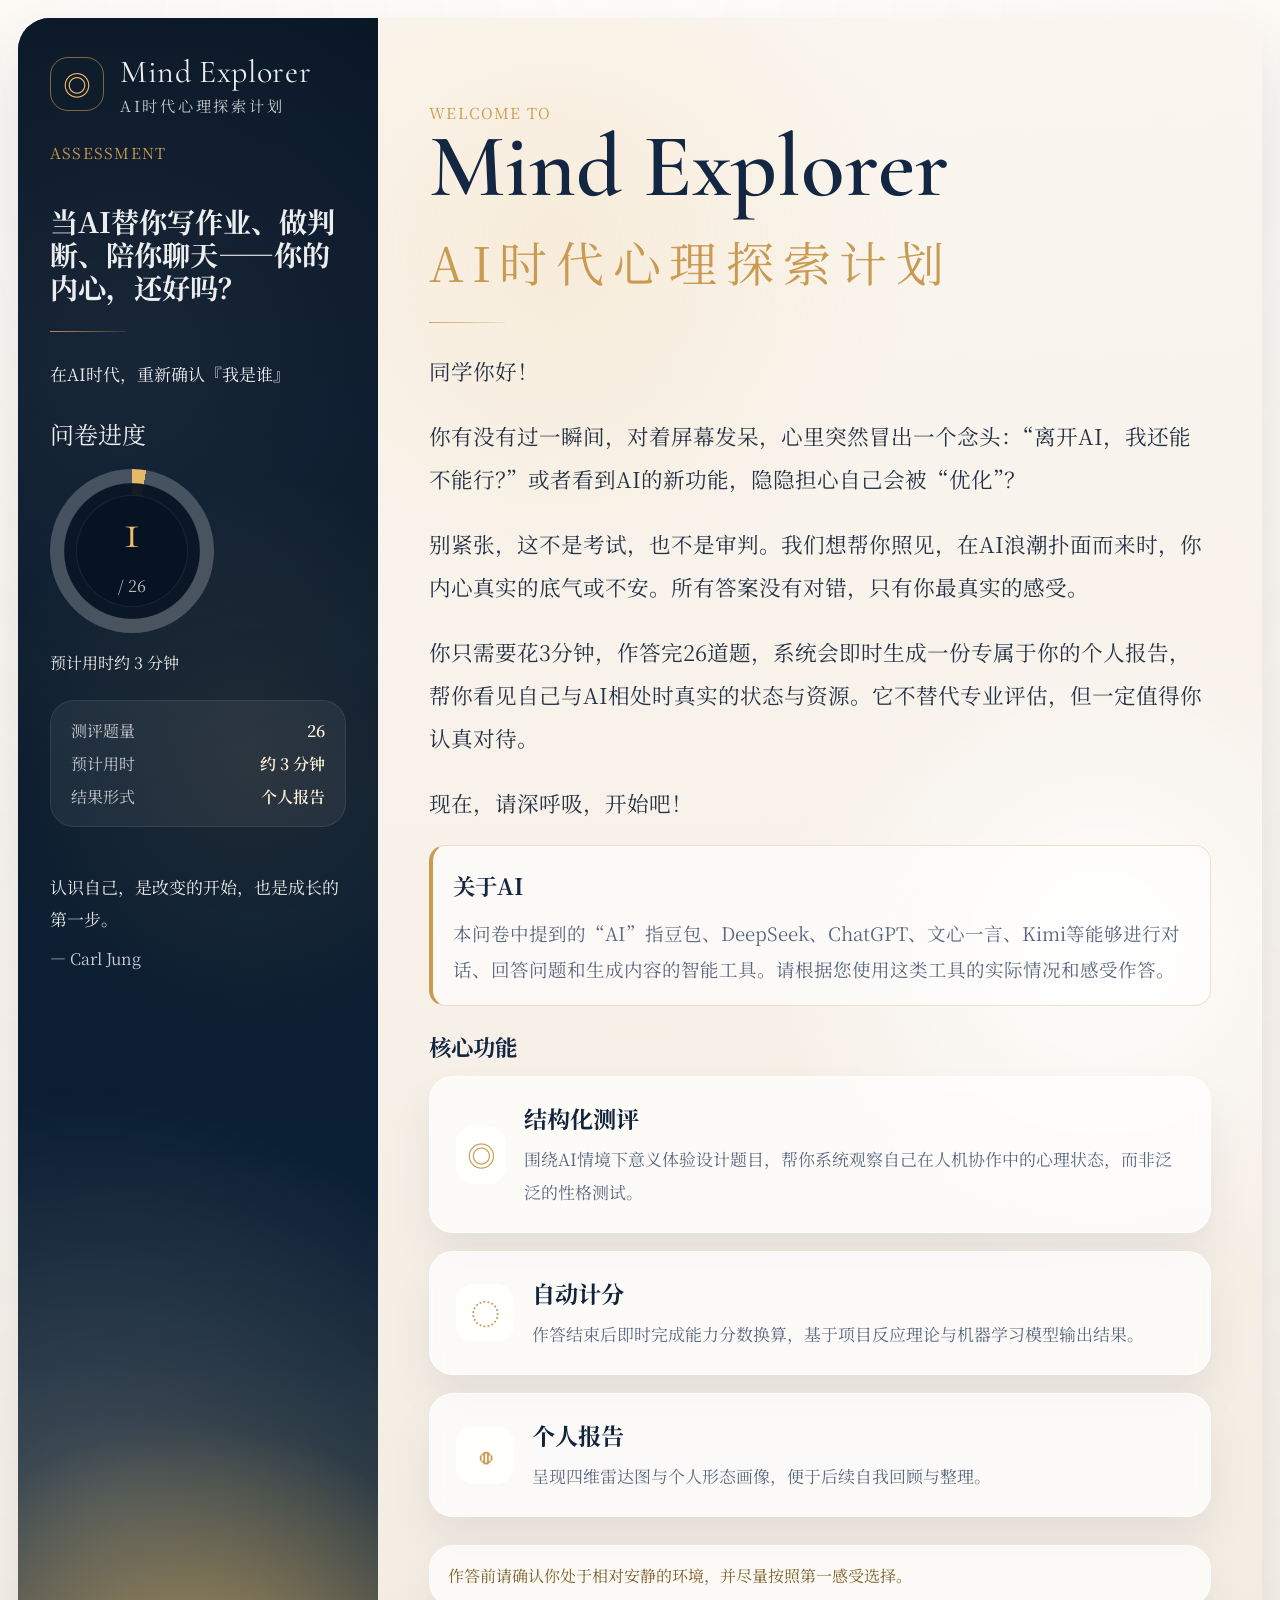
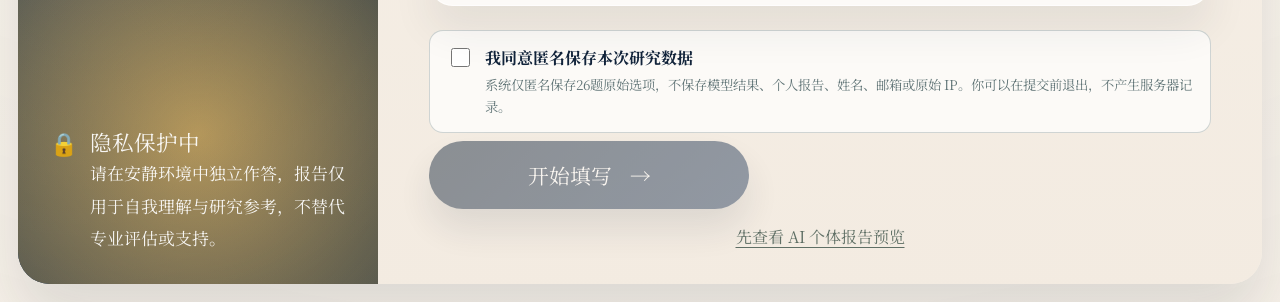
<file: index.html>
<!DOCTYPE html>
<html lang="zh-CN">
  <head>
    <meta charset="UTF-8" />
    <meta name="viewport" content="width=device-width, initial-scale=1.0" />
    <meta http-equiv="Cache-Control" content="no-cache, no-store, must-revalidate" />
    <meta http-equiv="Pragma" content="no-cache" />
    <meta http-equiv="Expires" content="0" />
    <title>Mind Explorer | AI时代心理探索计划</title>
    <meta
      name="description"
      content="AI时代心理探索计划，帮助你观察自己在人机协作中的心理状态与内在资源。"
    />
    <link rel="preconnect" href="https://fonts.googleapis.com" />
    <link rel="preconnect" href="https://fonts.gstatic.com" crossorigin />
    <link
      href="https://fonts.googleapis.com/css2?family=Cormorant+Garamond:wght@500;600;700&family=Noto+Serif+SC:wght@400;500;600;700&display=swap"
      rel="stylesheet"
    />
    <link rel="stylesheet" href="./styles.css?v=theta-note-20260823-1" />
  </head>
  <body>
    <div class="shell">
      <aside class="sidebar">
        <div class="brand">
          <div class="brand-mark">◎</div>
          <div>
            <p class="brand-en">Mind Explorer</p>
            <p class="brand-cn">AI时代心理探索计划</p>
          </div>
        </div>

        <section class="sidebar-copy">
          <p class="eyebrow">ASSESSMENT</p>
          <h1 class="sidebar-title">当AI替你写作业、做判断、陪你聊天——你的内心，还好吗？</h1>
          <div class="divider"></div>
          <p class="sidebar-text">
            在AI时代，重新确认『我是谁』
          </p>
        </section>

        <section class="progress-card" id="progress-card" hidden>
          <p class="progress-label">问卷进度</p>
          <div class="progress-ring" id="progress-ring">
            <div class="progress-ring__inner">
              <span class="progress-ring__value" id="progress-current">1</span>
              <span class="progress-ring__total" id="progress-total">/ 26</span>
            </div>
          </div>
          <p class="progress-hint">预计用时约 3 分钟</p>
        </section>

        <section class="system-panel">
          <div class="system-row">
            <span>测评题量</span>
            <strong id="sidebar-total">26</strong>
          </div>
          <div class="system-row">
            <span>预计用时</span>
            <strong>约 3 分钟</strong>
          </div>
          <div class="system-row">
            <span>结果形式</span>
            <strong>个人报告</strong>
          </div>
        </section>

        <blockquote class="quote">
          <p>认识自己，是改变的开始，也是成长的第一步。</p>
          <footer>— Carl Jung</footer>
        </blockquote>

        <div class="privacy-note">
          <span class="privacy-icon">🔒</span>
          <div>
            <p>隐私保护中</p>
            <small>请在安静环境中独立作答，报告仅用于自我理解与研究参考，不替代专业评估或支持。</small>
          </div>
        </div>
      </aside>

      <main class="main-panel">
        <section class="screen screen--active" id="welcome-screen">
          <p class="eyebrow">WELCOME TO</p>
          <h2 class="hero-title">Mind Explorer</h2>
          <p class="hero-subtitle">AI时代心理探索计划</p>
          <div class="divider"></div>

          <div class="hero-body survey-guidance">
            <p>同学你好！</p>
            <p>
              你有没有过一瞬间，对着屏幕发呆，心里突然冒出一个念头：“离开AI，我还能不能行？”或者看到AI的新功能，隐隐担心自己会被“优化”？
            </p>
            <p>
              别紧张，这不是考试，也不是审判。我们想帮你照见，在AI浪潮扑面而来时，你内心真实的底气或不安。所有答案没有对错，只有你最真实的感受。
            </p>
            <p>
              你只需要花3分钟，作答完26道题，系统会即时生成一份专属于你的个人报告，帮你看见自己与AI相处时真实的状态与资源。它不替代专业评估，但一定值得你认真对待。
            </p>
            <p>现在，请深呼吸，开始吧！</p>
            <section class="ai-definition" aria-labelledby="ai-definition-title">
              <h3 id="ai-definition-title">关于AI</h3>
              <p>
                本问卷中提到的“AI”指豆包、DeepSeek、ChatGPT、文心一言、Kimi等能够进行对话、回答问题和生成内容的智能工具。请根据您使用这类工具的实际情况和感受作答。
              </p>
            </section>
          </div>

          <h3 class="feature-heading">核心功能</h3>
          <div class="feature-list">
            <article class="feature-item">
              <span class="feature-icon">◎</span>
              <div>
                <h3>结构化测评</h3>
                <p>围绕AI情境下意义体验设计题目，帮你系统观察自己在人机协作中的心理状态，而非泛泛的性格测试。</p>
              </div>
            </article>
            <article class="feature-item">
              <span class="feature-icon">◌</span>
              <div>
                <h3>自动计分</h3>
                <p>作答结束后即时完成能力分数换算，基于项目反应理论与机器学习模型输出结果。</p>
              </div>
            </article>
            <article class="feature-item">
              <span class="feature-icon">◍</span>
              <div>
                <h3>个人报告</h3>
                <p>呈现四维雷达图与个人形态画像，便于后续自我回顾与整理。</p>
              </div>
            </article>
          </div>

          <div class="info-banner" id="config-banner">
            作答前请确认你处于相对安静的环境，并尽量按照第一感受选择。
          </div>

          <label class="consent-card" for="storage-consent">
            <input id="storage-consent" type="checkbox" />
            <span>
              <strong>我同意匿名保存本次研究数据</strong>
              <small>系统仅匿名保存26题原始选项，不保存模型结果、个人报告、姓名、邮箱或原始 IP。你可以在提交前退出，不产生服务器记录。</small>
            </span>
          </label>

          <button class="primary-button" id="start-button" type="button" disabled>
            开始填写
            <span>→</span>
          </button>
          <a class="preview-link" href="./report-preview.html?v=report-template-20260821-2">先查看 AI 个体报告预览</a>
        </section>

        <section class="screen" id="question-screen">
          <div class="question-header">
            <div>
              <p class="eyebrow" id="question-section-label">QUESTION 01</p>
              <h2 class="question-title" id="question-text"></h2>
              <div class="divider"></div>
              <p class="question-hint">请选择最符合你情况的选项</p>
            </div>
            <div class="question-count">
              <span id="question-count-current">01</span>
              <small>/ <span id="question-count-total">26</span></small>
            </div>
          </div>

          <div class="scale-grid" id="options-container"></div>

          <div class="navigation">
            <button class="ghost-button" id="prev-button" type="button">← 上一题</button>
            <button class="primary-button primary-button--compact" id="next-button" type="button">
              下一题
              <span>→</span>
            </button>
          </div>
        </section>

        <section class="screen" id="report-screen">
          <p class="eyebrow">SUMMARY REPORT</p>
          <h2 class="section-title report-title">你的心理探索评估报告</h2>
          <div class="divider"></div>

          <div class="report-topline">
            <div class="report-score-card">
              <span class="score-card__value" id="report-total-score">0</span>
              <span class="score-card__label" id="report-score-label">模型综合观察 / 100</span>
            </div>
            <div class="report-copy">
              <p id="report-summary-text"></p>
              <p id="report-submission-status" class="submission-status"></p>
              <p id="report-response-code" class="report-meta"></p>
            </div>
          </div>

          <p class="dimension-direction-note">计分方向说明：四个维度的能力分数均为数值越低，心理状态越健康。</p>
          <div class="report-grid" id="dimension-report-list"></div>

          <section class="model-report" id="model-report" hidden>
            <article class="report-panel radar-panel">
              <div>
                <p class="eyebrow">ABILITY RADAR</p>
                <h3>四维能力百分位雷达图</h3>
                <p class="model-footnote">能力分数越低，心理状态越健康；百分位基于 748 人常模，百分位越高表示越需要留意。能力维度与空虚风险是不同指标，应结合阅读。</p>
              </div>
              <canvas id="ability-radar" width="620" height="420" aria-label="四维能力百分位雷达图"></canvas>
            </article>
            <article class="report-panel personality-judgment-panel" id="personality-judgment-panel">
              <div>
                <p class="eyebrow">PERSONALITY INSIGHT</p>
                <span class="personality-judgment-type" id="personality-judgment-type">AI 互动类型</span>
                <h3>画像判断：<span id="personality-judgment-name">正在计算</span></h3>
              </div>
              <p id="personality-judgment-summary"></p>
            </article>
            <p class="model-metrics" id="model-metrics"></p>
          </section>

          <div class="submission-panel">
            <div>
              <h3>报告保存状态</h3>
              <p id="submission-detail-text">尚未提交。</p>
            </div>
            <div class="submission-actions">
              <a class="ghost-button ai-report-button" id="ai-report-button" href="./personal-report.html?v=risk-wording-20260831-1" target="_blank" rel="noopener">详细解读</a>
              <button class="primary-button primary-button--compact" id="restart-button" type="button">
                重新作答
                <span>↺</span>
              </button>
            </div>
          </div>
        </section>
      </main>
    </div>

    <script src="./supabase-config.js?v=neutral-options-small-title-20260710"></script>
    <script src="./data/questions.js?v=neutral-options-small-title-20260710"></script>
    <script src="./model-runtime.js?v=report-recovery-20260822-1"></script>
    <script src="./app.js?v=github-pages-fallback-20261014-1"></script>
  </body>
</html>
</file>
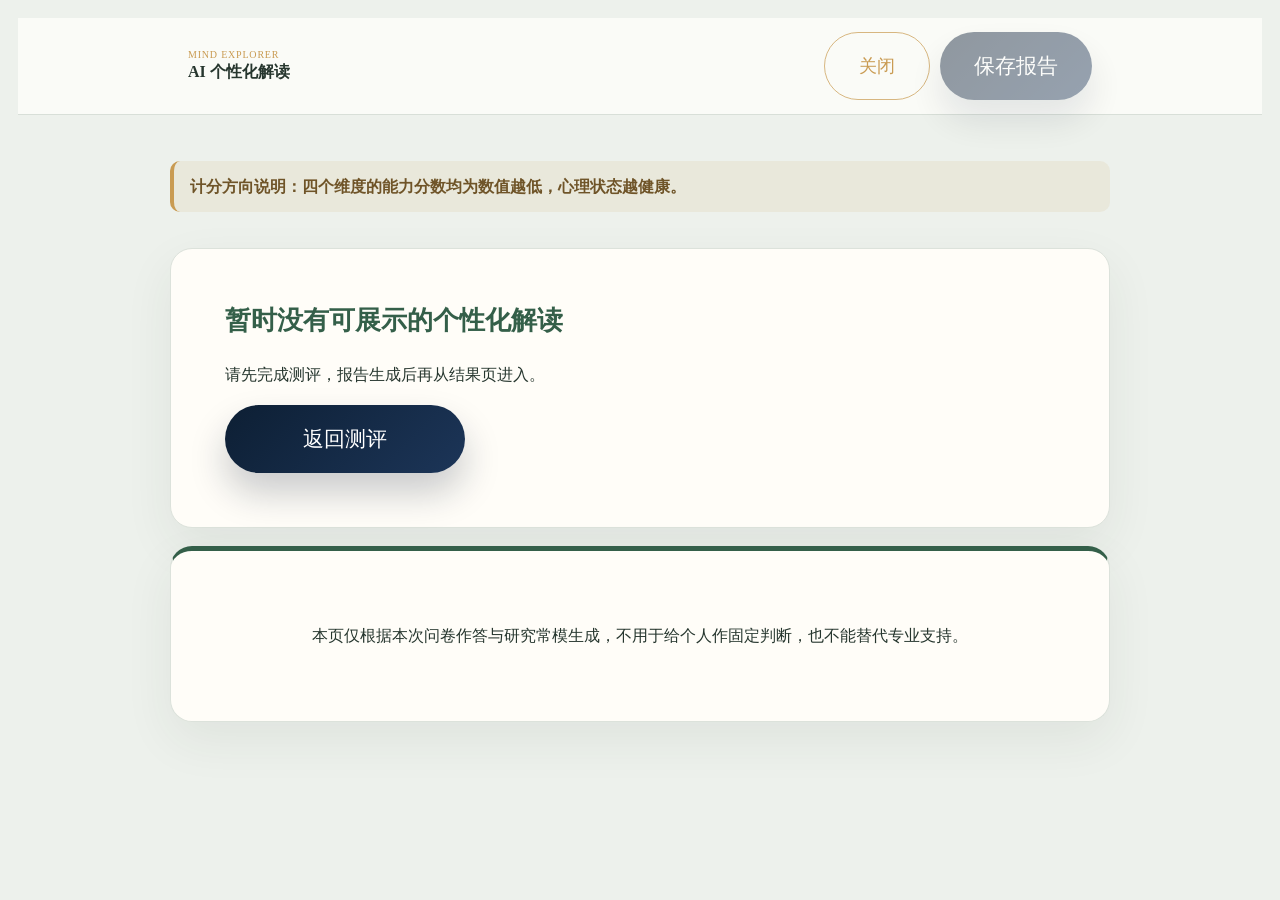
<file: ai-report.html>
<!doctype html>
<html lang="zh-CN">
  <head>
    <meta charset="UTF-8" />
    <meta name="viewport" content="width=device-width, initial-scale=1.0" />
    <meta http-equiv="Cache-Control" content="no-cache, no-store, must-revalidate" />
    <title>AI 个性化解读 | Mind Explorer</title>
    <meta name="description" content="根据本次问卷作答生成的AI个性化解读。" />
    <link rel="stylesheet" href="./styles.css?v=ai-report-ready-20260821-1" />
  </head>
  <body class="ai-reader-page">
    <header class="ai-reader-toolbar">
      <div>
        <span class="eyebrow">MIND EXPLORER</span>
        <strong>AI 个性化解读</strong>
      </div>
      <div class="ai-reader-actions">
        <button class="ghost-button" id="close-ai-report" type="button">关闭</button>
        <button class="primary-button primary-button--compact" id="save-ai-report" type="button">保存报告</button>
      </div>
    </header>

    <main class="ai-reader-shell">
      <section class="personality-card" id="personality-card" data-profile="1">
        <div class="personality-card__brand">
          <span class="personality-card__logo" aria-hidden="true">◎</span>
          <div><strong>Mind Explorer</strong><small>心理探索计划</small></div>
          <span class="ai-source-badge" id="ai-reader-source">读取中</span>
        </div>
        <div class="personality-card__hero">
          <div>
            <p class="eyebrow">SUMMARY REPORT</p>
            <p class="personality-card__prompt">你的 AI 互动画像是</p>
            <h1 id="personality-name">正在计算…</h1>
            <h2 id="personality-profile">AI 互动类型</h2>
          </div>
          <div class="personality-card__art" aria-hidden="true"><span id="personality-symbol">✦</span></div>
        </div>
        <blockquote id="personality-quote">正在读取本次测评结果。</blockquote>
        <div class="personality-card__traits" id="personality-traits"></div>
        <div class="personality-card__insights">
          <article><span class="personality-card__icon">人</span><h3>你的特征</h3><p id="personality-feature"></p></article>
          <article><span class="personality-card__icon">冠</span><h3>你的优势</h3><p id="personality-strength"></p></article>
          <article><span class="personality-card__icon">光</span><h3>给你的建议</h3><p id="personality-advice"></p></article>
        </div>
        <div class="personality-card__footer"><span></span><strong>探索自我 · 理解未来</strong><span></span><small>与 AI 共处，成长不迷失</small></div>
        <div class="ai-reader-meta" id="ai-reader-meta"></div>
      </section>

      <p class="dimension-direction-note">计分方向说明：四个维度的能力分数均为数值越低，心理状态越健康。</p>
      <div class="ai-reader-content" id="ai-reader-content"></div>

      <section class="ai-reader-empty" id="ai-reader-empty" hidden>
        <h2>暂时没有可展示的个性化解读</h2>
        <p id="ai-reader-empty-copy">请先完成测评，报告生成后再从结果页进入。</p>
        <button class="primary-button primary-button--compact" id="return-to-test" type="button">返回测评</button>
      </section>

      <section class="ai-reader-declaration">
        <p>本页仅根据本次问卷作答与研究常模生成，不用于给个人作固定判断，也不能替代专业支持。</p>
      </section>
    </main>

    <script src="./ai-report.js?v=portrait-wording-20260823-1"></script>
  </body>
</html>
</file>
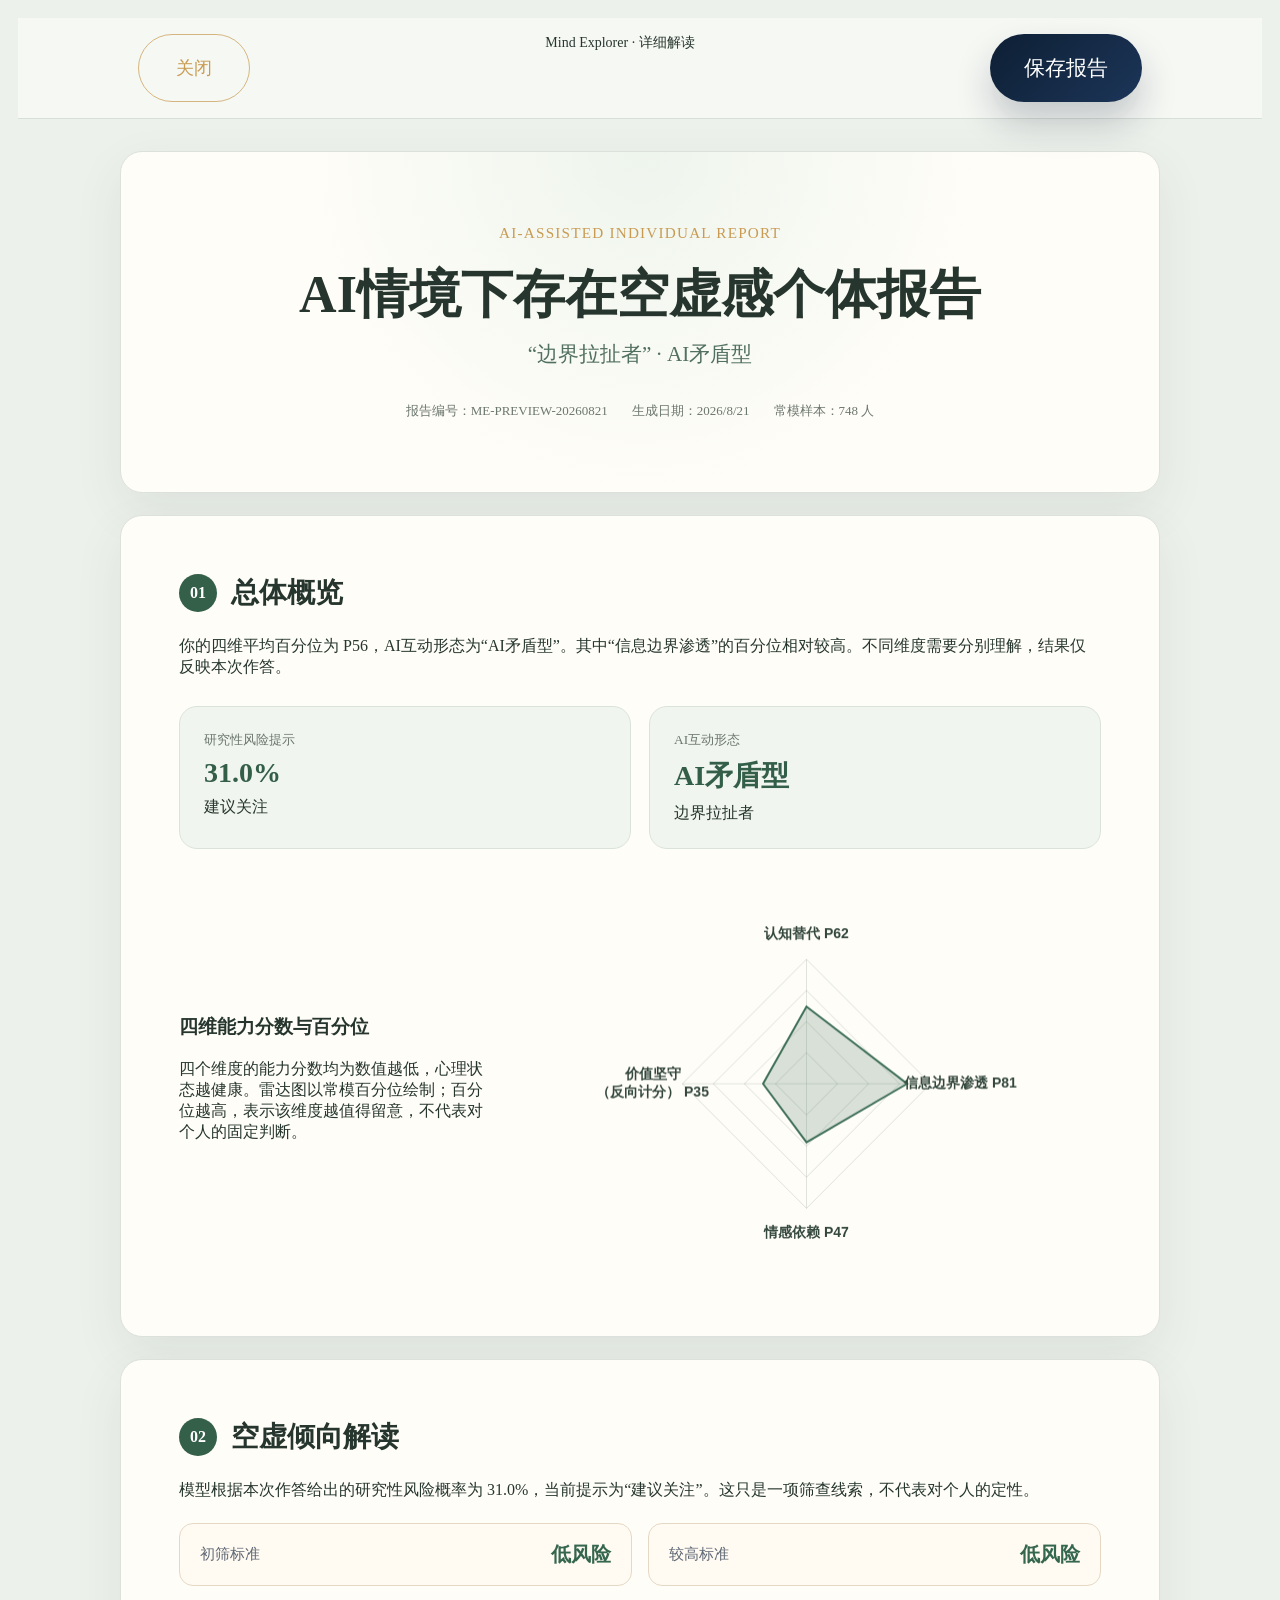
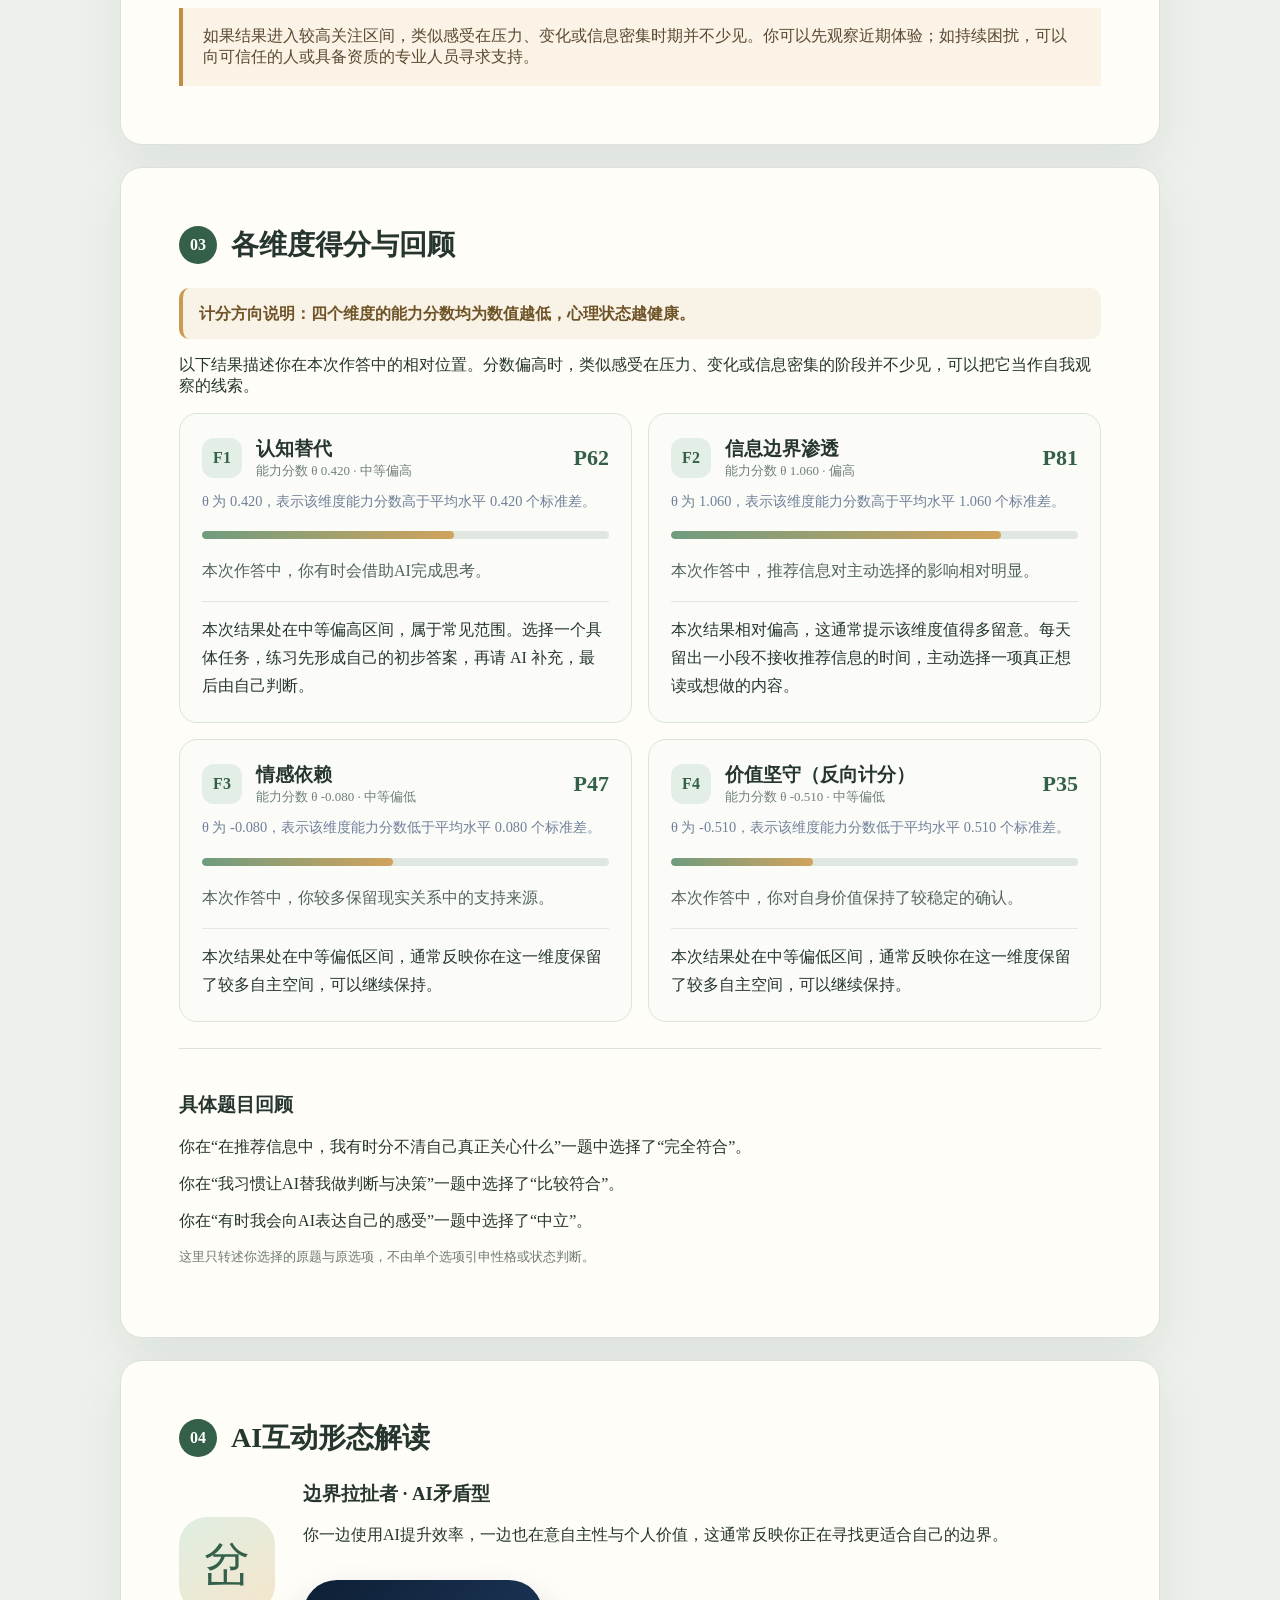
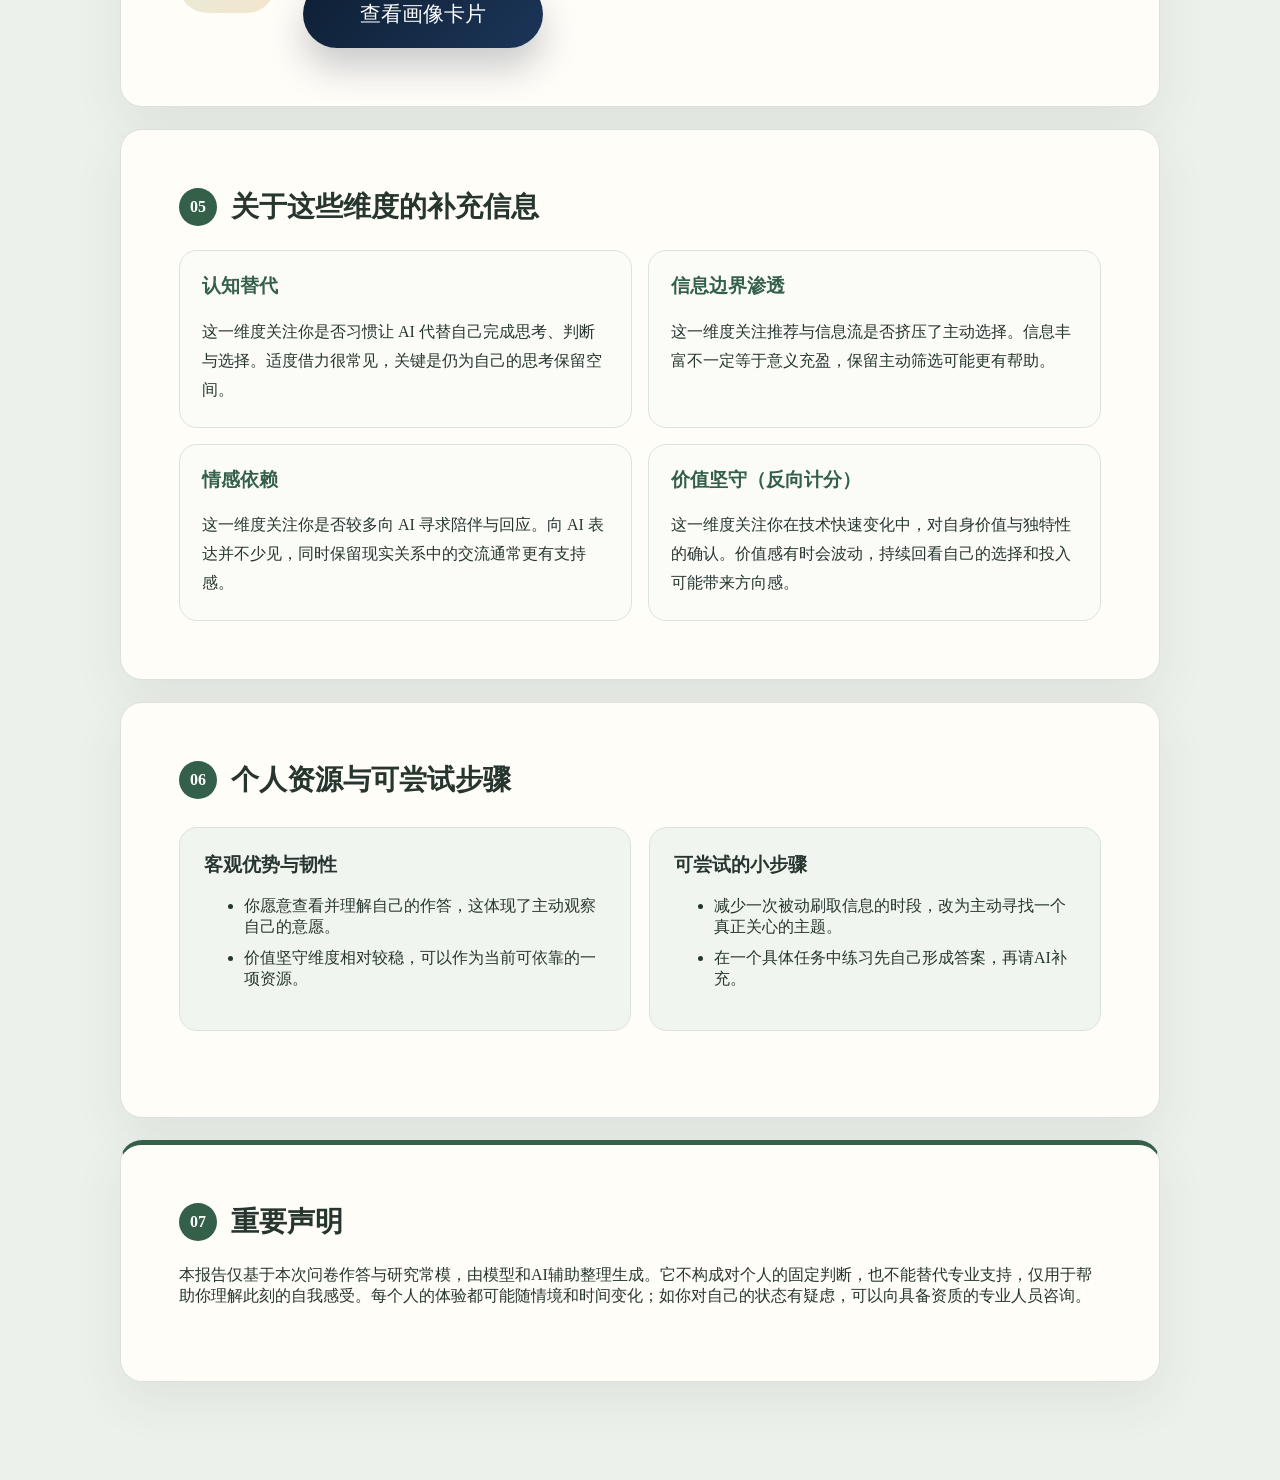
<file: personal-report-test.html>
<!doctype html><meta charset="utf-8"><script>
localStorage.setItem("mind-explorer-research-state", JSON.stringify({
  completedAt:"2026-08-21T10:00:00.000Z", respondent:{code:"ME-PREVIEW-20260821"}, report:{
    answeredQuestions:[{text:"背景题一",answer:4},{text:"背景题二",answer:3},{text:"我习惯让AI替我做判断与决策",answer:4},{text:"在推荐信息中，我有时分不清自己真正关心什么",answer:5},{text:"有时我会向AI表达自己的感受",answer:3}],
    model:{dimensions:[{name:"认知替代",percentile:62,theta:0.42,level:"中等偏高",note:"本次作答中，你有时会借助AI完成思考。"},{name:"信息边界渗透",percentile:81,theta:1.06,level:"偏高",note:"本次作答中，推荐信息对主动选择的影响相对明显。"},{name:"情感依赖",percentile:47,theta:-0.08,level:"中等偏低",note:"本次作答中，你较多保留现实关系中的支持来源。"},{name:"价值坚守",percentile:35,theta:-0.51,level:"中等偏低",note:"本次作答中，你对自身价值保持了较稳定的确认。"}],profile:{class:3,name:"AI矛盾型"},risk:{probability:0.31,level:"建议关注"}},
    ai:{status:"success",report:{profile_interpretation:"你一边使用AI提升效率，一边也在意自主性与个人价值，这通常反映你正在寻找更适合自己的边界。",strengths:["你愿意查看并理解自己的作答，这体现了主动观察自己的意愿。","价值坚守维度相对较稳，可以作为当前可依靠的一项资源。"],suggestions:["减少一次被动刷取信息的时段，改为主动寻找一个真正关心的主题。","在一个具体任务中练习先自己形成答案，再请AI补充。"]}}
  }
})); location.replace("/personal-report.html");
</script>
</file>
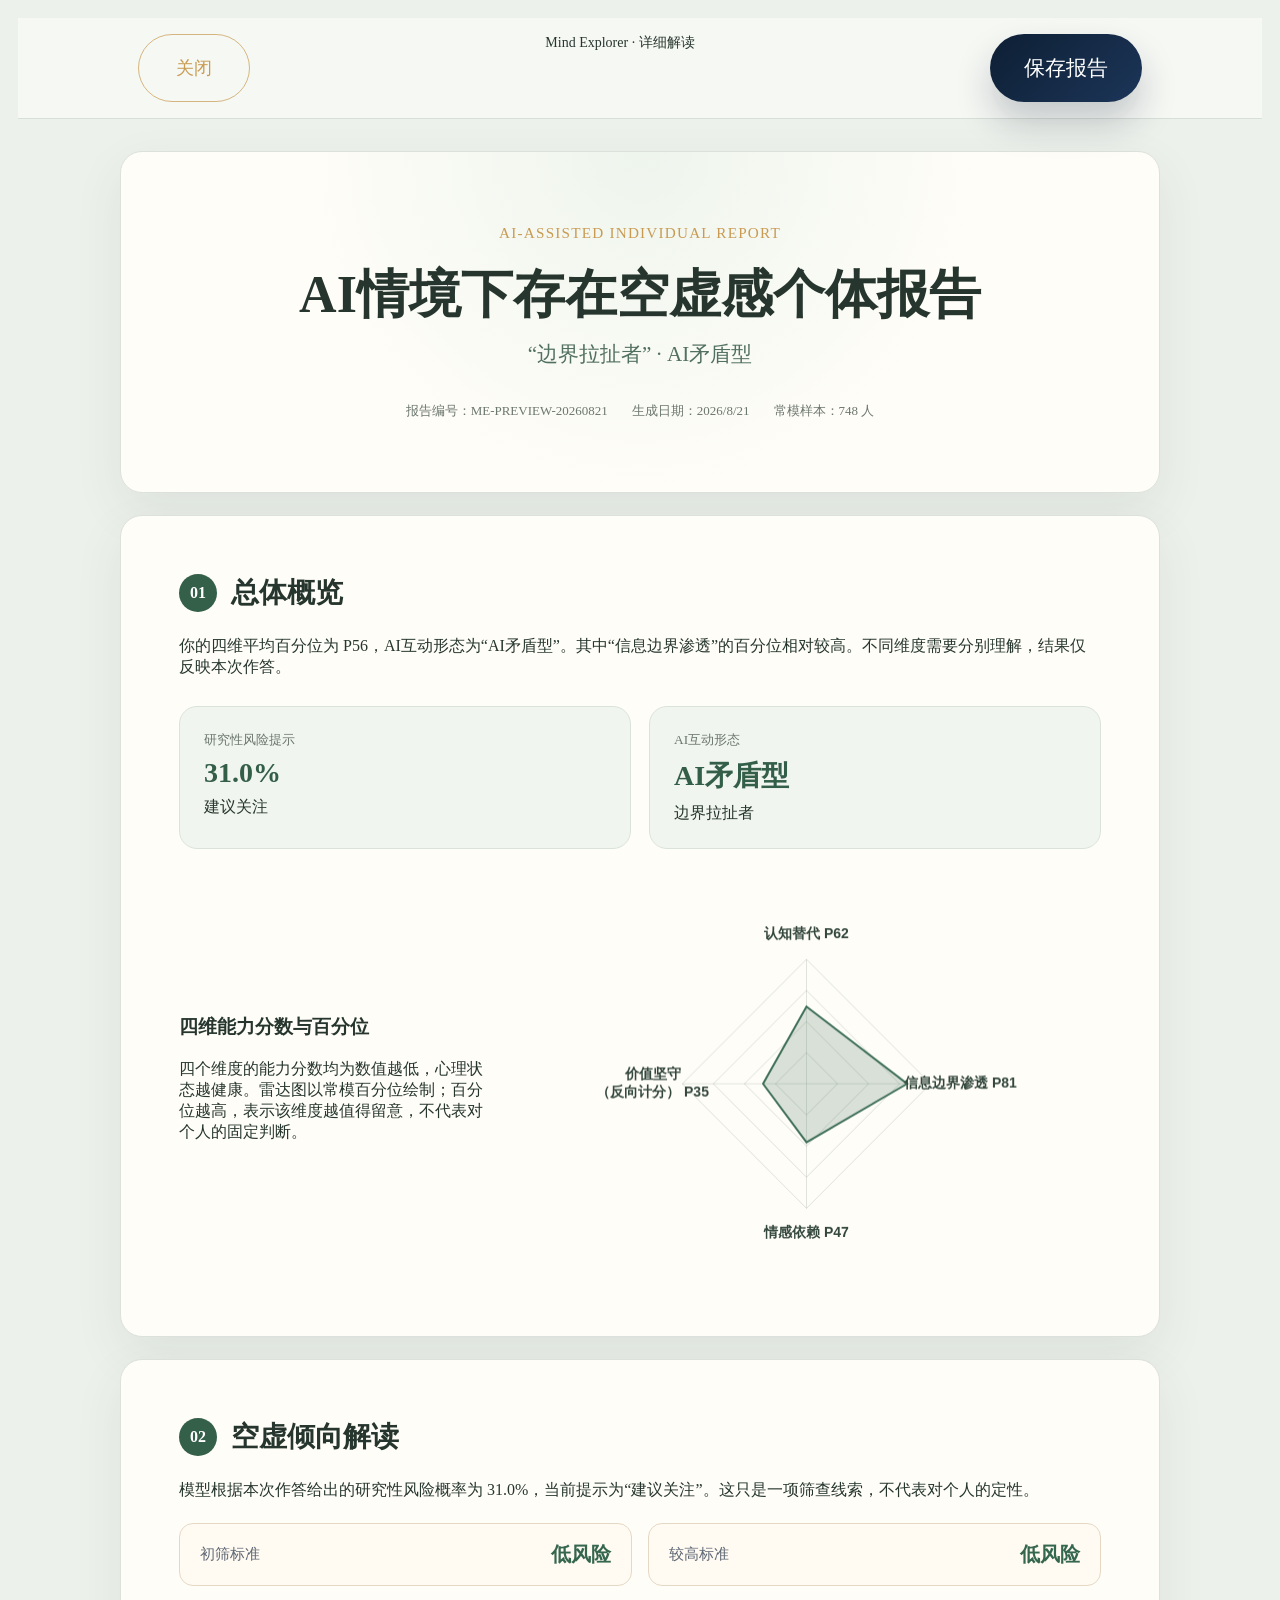
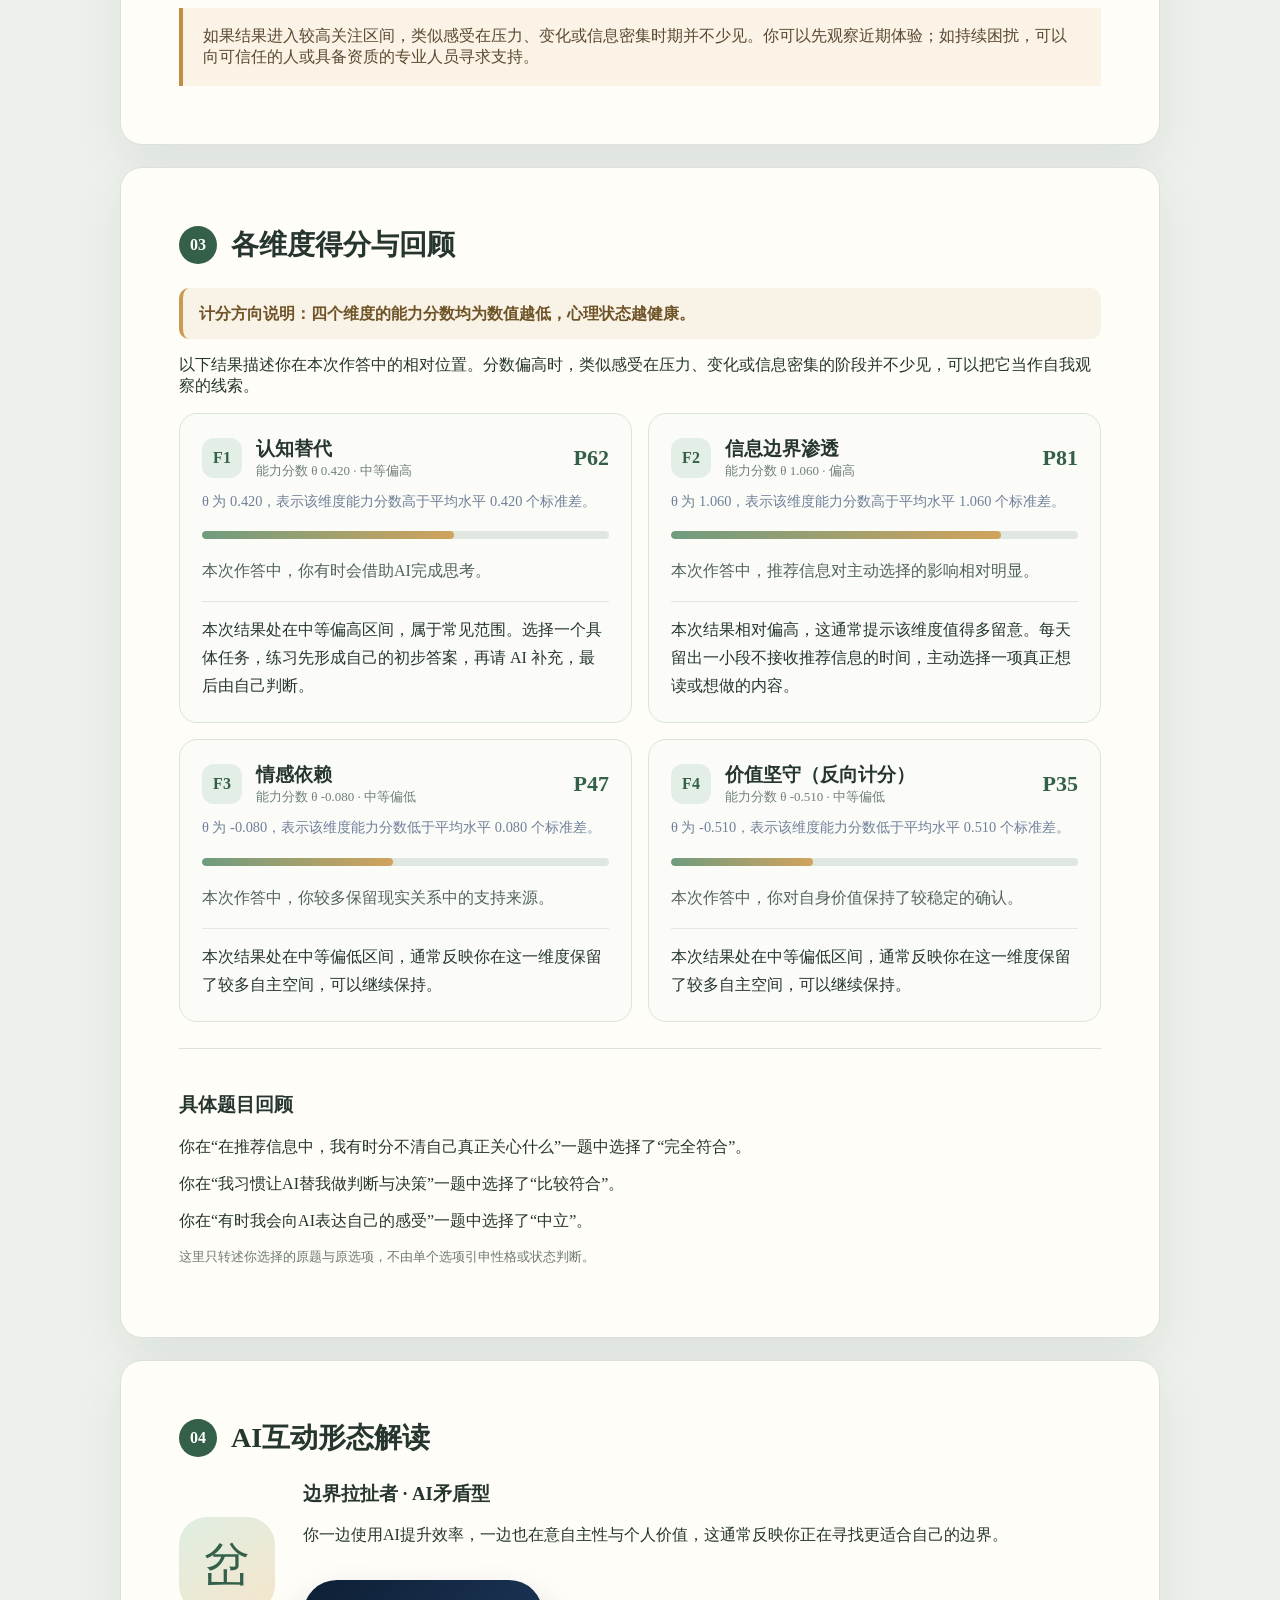
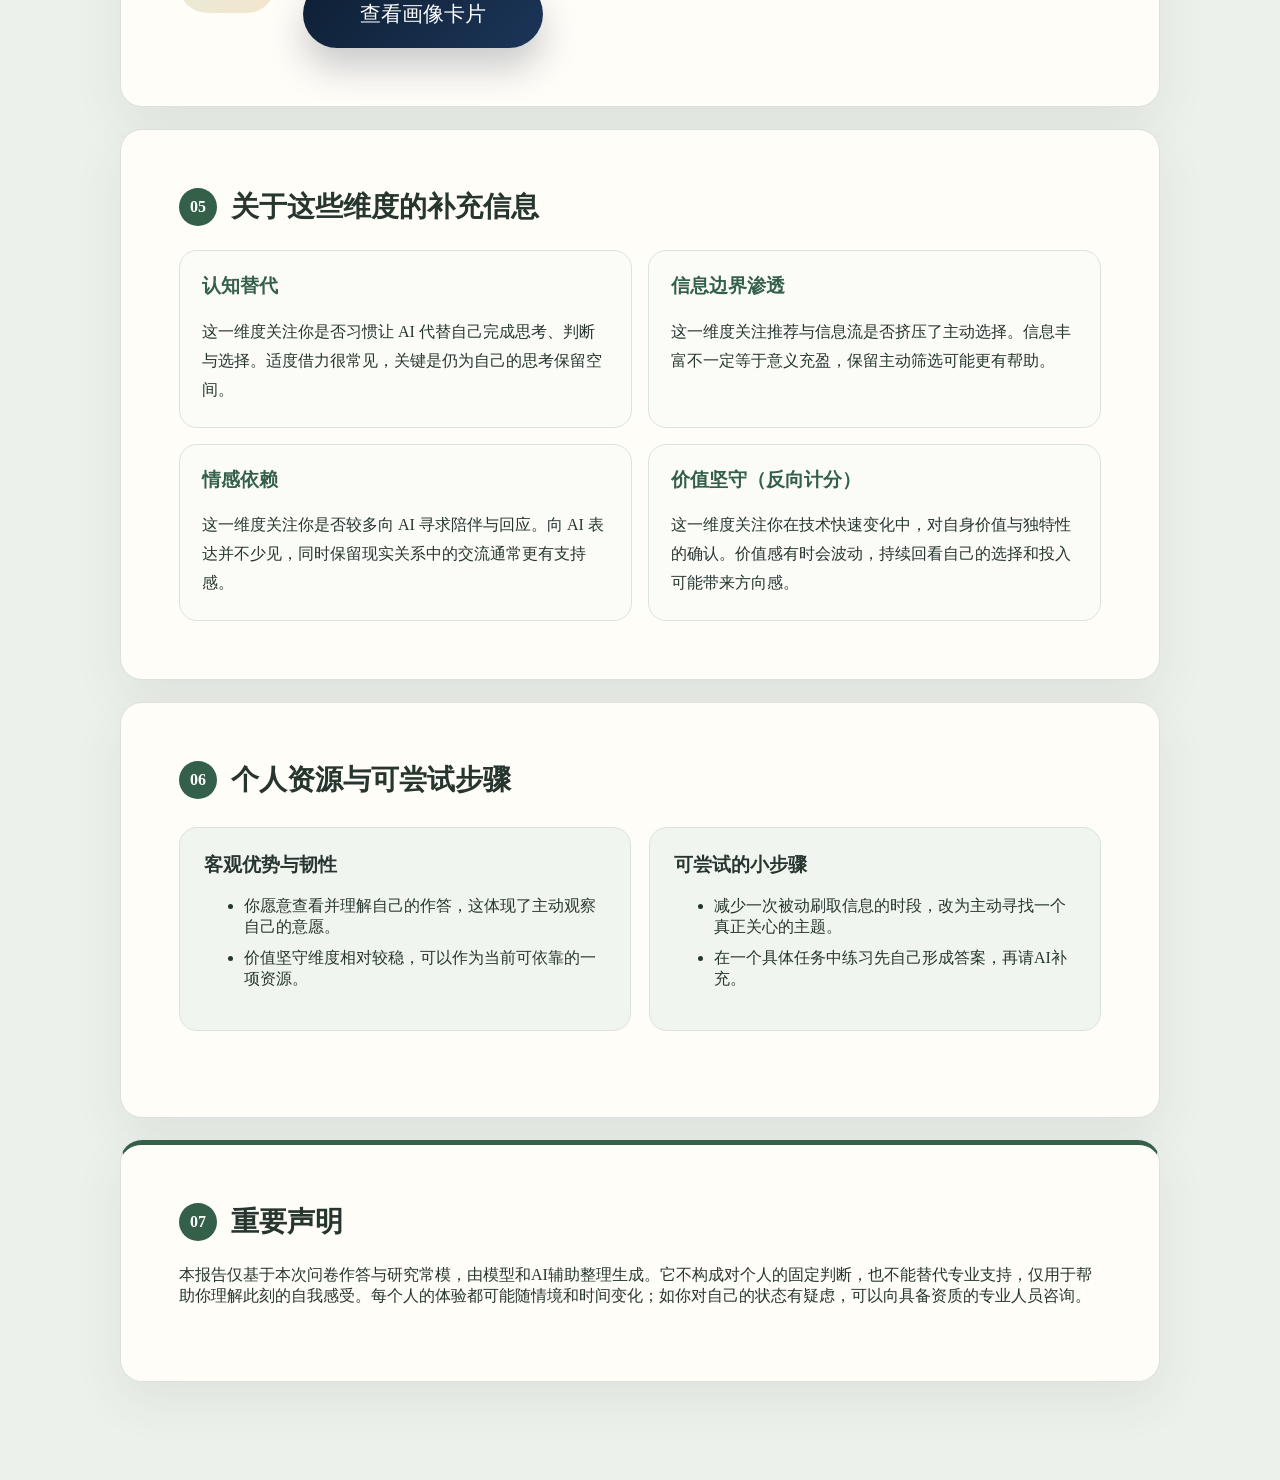
<file: personal-report.html>
<!doctype html>
<html lang="zh-CN">
  <head>
    <meta charset="UTF-8" />
    <meta name="viewport" content="width=device-width, initial-scale=1.0" />
    <meta http-equiv="Cache-Control" content="no-cache, no-store, must-revalidate" />
    <title>详细解读 | Mind Explorer</title>
    <meta name="description" content="根据本次测评结果生成的详细解读与个人报告。" />
    <link rel="stylesheet" href="./styles.css?v=theta-note-20260823-1" />
  </head>
  <body class="report-preview-page personal-report-page">
    <header class="preview-header personal-report-toolbar">
      <button class="ghost-button" id="close-personal-report" type="button">关闭</button>
      <span>Mind Explorer · 详细解读</span>
      <button class="primary-button primary-button--compact" id="save-personal-report" type="button">保存报告</button>
    </header>

    <main class="preview-report" id="personal-report" hidden>
      <section class="preview-cover">
        <p class="eyebrow">AI-ASSISTED INDIVIDUAL REPORT</p>
        <h1>AI情境下存在空虚感个体报告</h1>
        <p class="preview-lead" id="personal-report-lead">正在整理报告…</p>
        <div class="preview-meta">
          <span id="personal-report-code"></span>
          <span id="personal-report-date"></span>
          <span>常模样本：748 人</span>
        </div>
      </section>

      <section class="preview-section">
        <div class="preview-section__heading"><span>01</span><h2>总体概览</h2></div>
        <p id="personal-summary"></p>
        <div class="preview-kpi-grid">
          <article><small>研究性风险提示</small><strong id="personal-risk-prob">—</strong><p id="personal-risk-level"></p></article>
          <article><small>AI互动形态</small><strong id="personal-profile">—</strong><p id="personal-personality"></p></article>
        </div>
        <div class="preview-radar-wrap">
          <div>
            <h3>四维能力分数与百分位</h3>
            <p>四个维度的能力分数均为数值越低，心理状态越健康。雷达图以常模百分位绘制；百分位越高，表示该维度越值得留意，不代表对个人的固定判断。</p>
          </div>
          <canvas id="personal-radar" width="640" height="440" aria-label="四维百分位雷达图"></canvas>
        </div>
      </section>

      <section class="preview-section">
        <div class="preview-section__heading"><span>02</span><h2>空虚倾向解读</h2></div>
        <p id="personal-risk-copy"></p>
        <div class="risk-standard-results" aria-label="两条研究参考线的判定结果">
          <article><span>初筛标准</span><strong id="personal-screening-result">—</strong></article>
          <article><span>较高标准</span><strong id="personal-higher-result">—</strong></article>
        </div>
        <div class="preview-note" id="personal-risk-advice"></div>
      </section>

      <section class="preview-section">
        <div class="preview-section__heading"><span>03</span><h2>各维度得分与回顾</h2></div>
        <p class="dimension-direction-note">计分方向说明：四个维度的能力分数均为数值越低，心理状态越健康。</p>
        <p>以下结果描述你在本次作答中的相对位置。分数偏高时，类似感受在压力、变化或信息密集的阶段并不少见，可以把它当作自我观察的线索。</p>
        <div class="preview-dimensions" id="personal-dimensions"></div>
        <div class="preview-observations">
          <h3>具体题目回顾</h3>
          <div id="personal-observations"></div>
          <p class="preview-muted">这里只转述你选择的原题与原选项，不由单个选项引申性格或状态判断。</p>
        </div>
      </section>

      <section class="preview-section">
        <div class="preview-section__heading"><span>04</span><h2>AI互动形态解读</h2></div>
        <div class="preview-profile-card">
          <div class="preview-avatar" aria-hidden="true" id="personal-profile-symbol">◎</div>
          <div class="preview-profile-card__copy">
            <h3 id="personal-profile-title"></h3>
            <p id="personal-profile-copy"></p>
            <button class="primary-button primary-button--compact" id="view-personality-card" type="button">查看画像卡片</button>
          </div>
        </div>
      </section>

      <section class="preview-section">
        <div class="preview-section__heading"><span>05</span><h2>关于这些维度的补充信息</h2></div>
        <div class="personal-supplements" id="personal-supplements"></div>
      </section>

      <section class="preview-section preview-resource-section">
        <div class="preview-section__heading"><span>06</span><h2>个人资源与可尝试步骤</h2></div>
        <div class="preview-two-columns">
          <article><h3>客观优势与韧性</h3><ul id="personal-strengths"></ul></article>
          <article><h3>可尝试的小步骤</h3><ul id="personal-suggestions"></ul></article>
        </div>
      </section>

      <section class="preview-section preview-declaration">
        <div class="preview-section__heading"><span>07</span><h2>重要声明</h2></div>
        <p>本报告仅基于本次问卷作答与研究常模，由模型和AI辅助整理生成。它不构成对个人的固定判断，也不能替代专业支持，仅用于帮助你理解此刻的自我感受。每个人的体验都可能随情境和时间变化；如你对自己的状态有疑虑，可以向具备资质的专业人员咨询。</p>
      </section>
    </main>

    <main class="ai-reader-shell" id="personal-report-empty" hidden>
      <section class="ai-reader-empty">
        <h2>暂时没有可展示的个人报告</h2>
        <p>请先完成测评，报告生成后再从结果页进入。</p>
        <button class="primary-button primary-button--compact" id="return-to-test" type="button">返回测评</button>
      </section>
    </main>

    <dialog class="personality-card-dialog" id="personality-card-dialog">
      <div class="personality-card-dialog__toolbar">
        <strong>AI互动画像卡片</strong>
        <div>
          <button class="ghost-button" id="close-personality-card" type="button">关闭</button>
          <button class="primary-button primary-button--compact" id="save-personality-card" type="button">保存画像卡片</button>
        </div>
      </div>
      <canvas id="personality-card-canvas" width="1080" height="1520" hidden></canvas>
      <img id="personality-card-image" alt="AI互动画像卡片，可长按保存图片" />
    </dialog>

    <script src="./data/questions.js?v=report-template-20260821-2"></script>
    <script src="./personal-report.js?v=risk-wording-20260831-1"></script>
  </body>
</html>
</file>
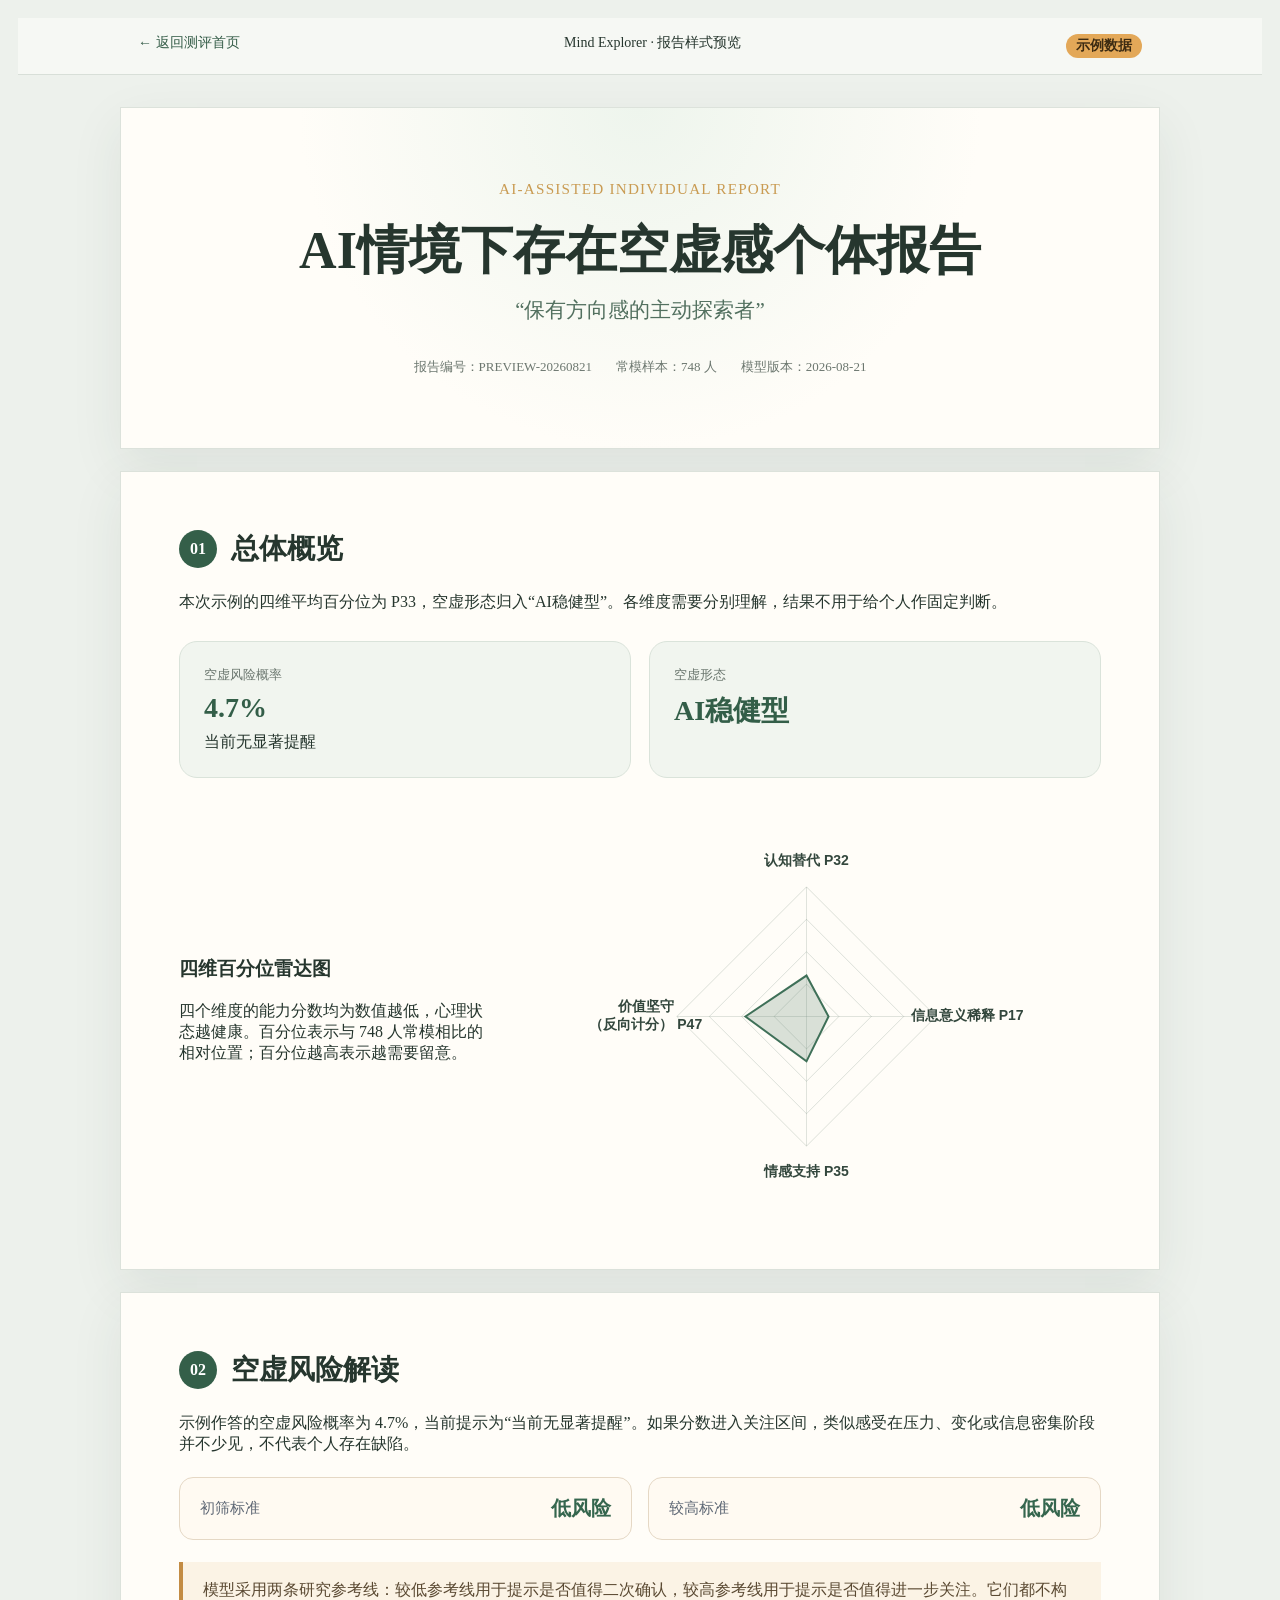
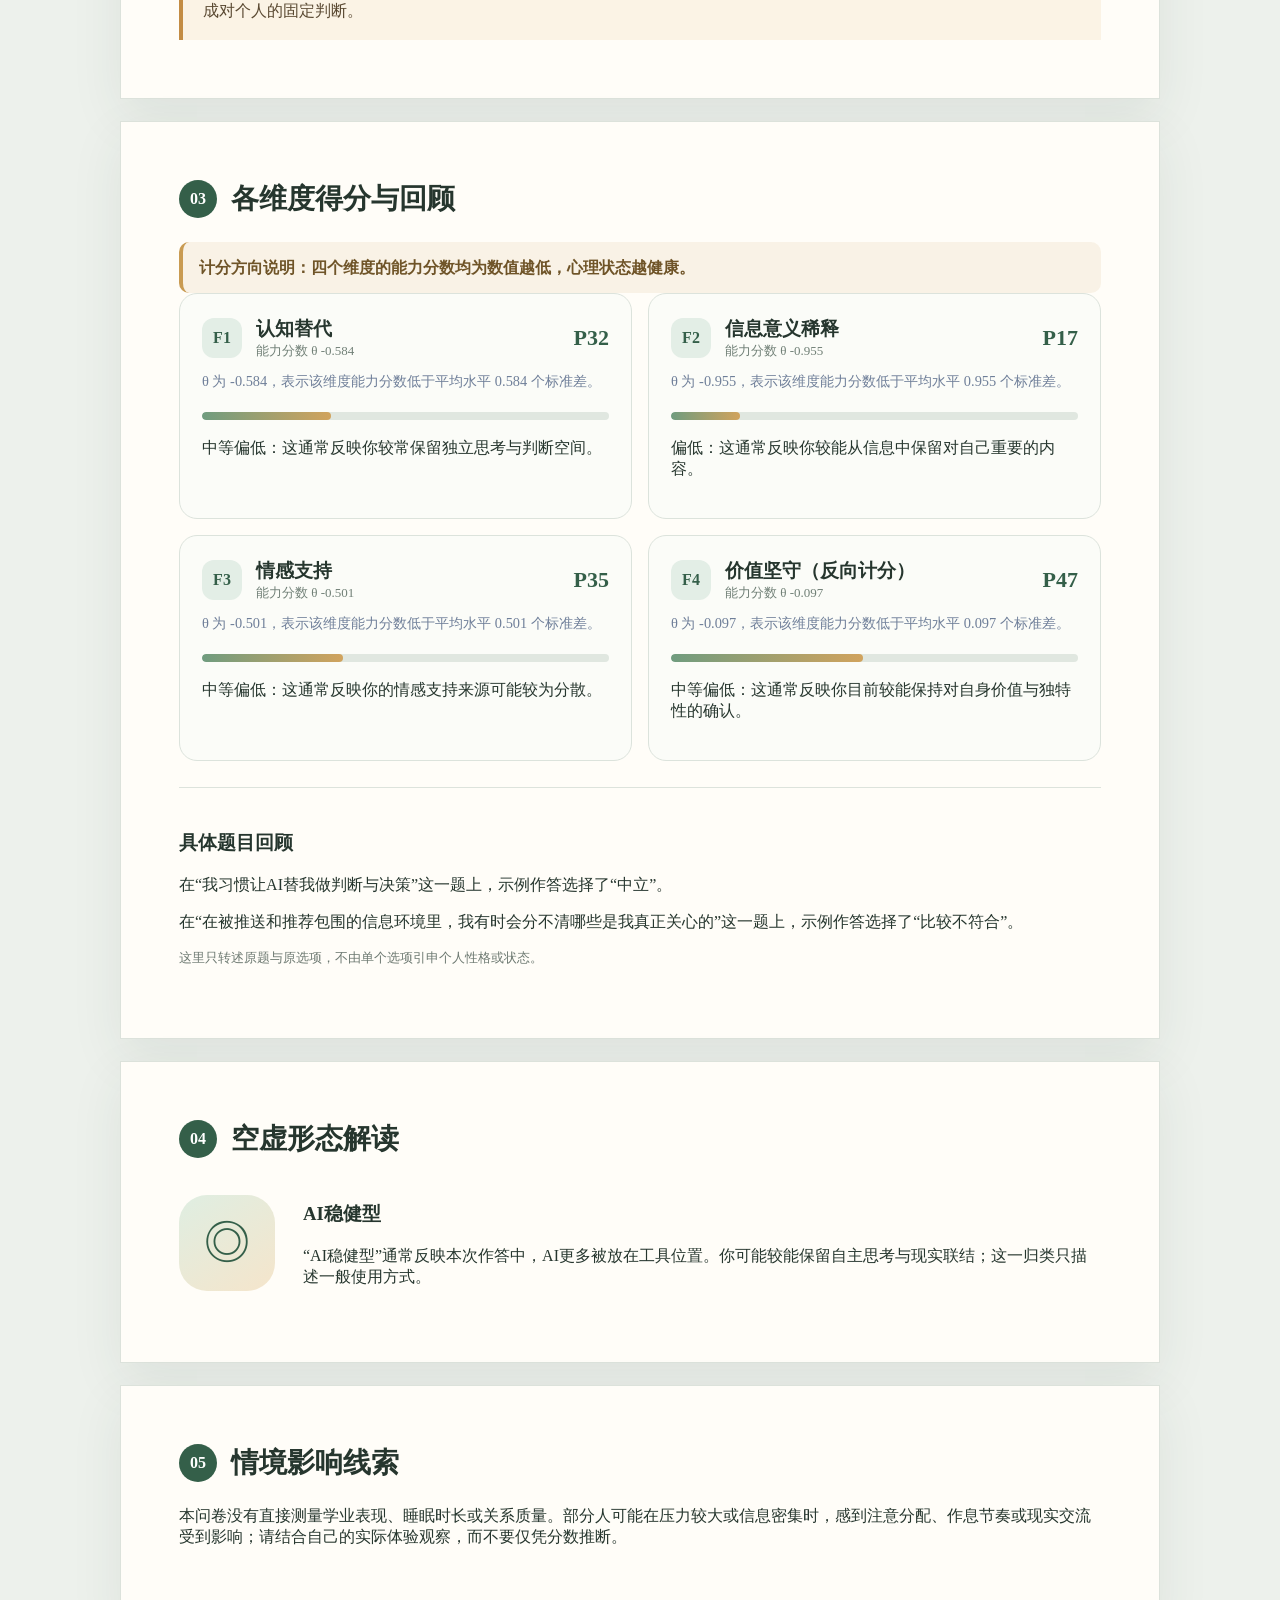
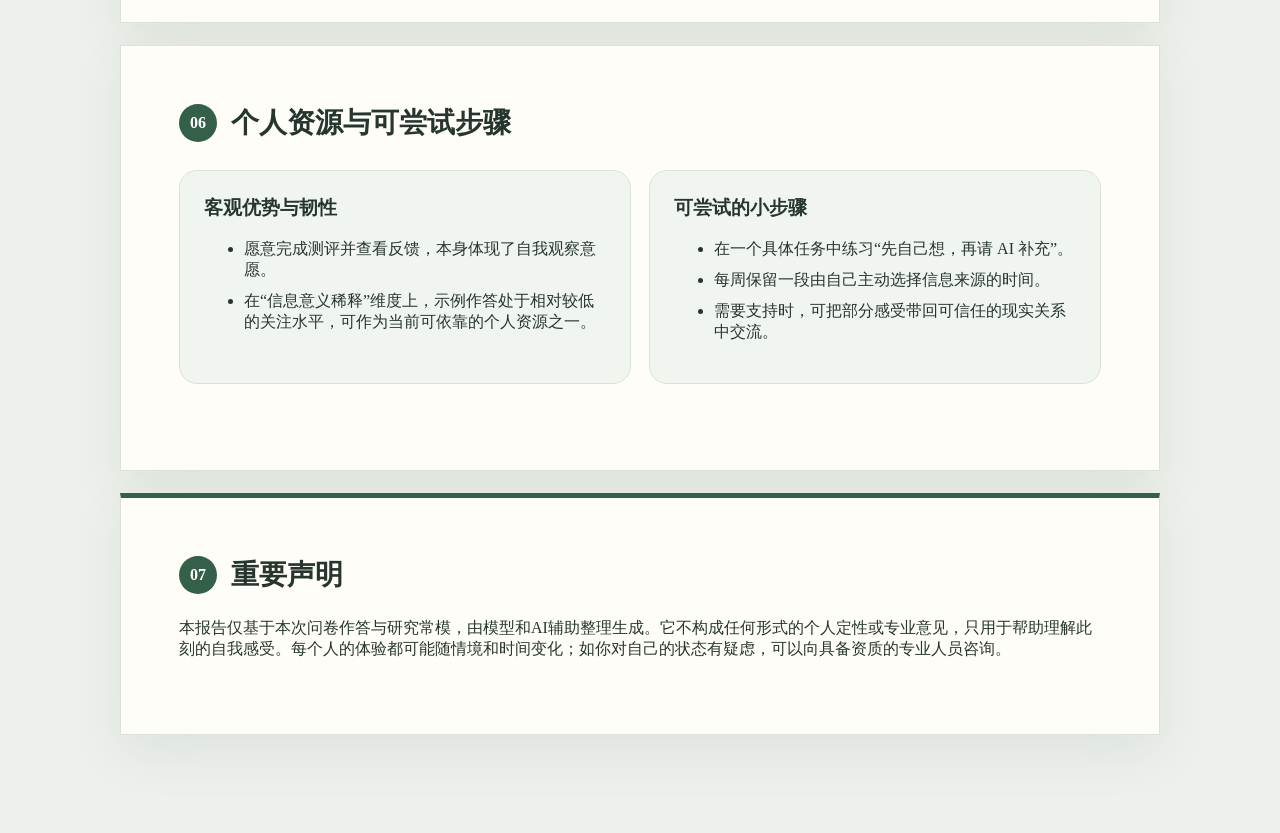
<file: report-preview.html>
<!doctype html>
<html lang="zh-CN">
  <head>
    <meta charset="UTF-8" />
    <meta name="viewport" content="width=device-width, initial-scale=1.0" />
    <meta http-equiv="Cache-Control" content="no-cache, no-store, must-revalidate" />
    <title>AI 个体报告预览 | Mind Explorer</title>
    <meta name="description" content="AI情境下存在空虚感个体报告网页预览。" />
    <link rel="stylesheet" href="./styles.css?v=theta-note-20260823-1" />
  </head>
  <body class="report-preview-page">
    <header class="preview-header">
      <a href="./index.html">← 返回测评首页</a>
      <span>Mind Explorer · 报告样式预览</span>
      <span class="preview-badge">示例数据</span>
    </header>

    <main class="preview-report" id="preview-report">
      <section class="preview-cover">
        <p class="eyebrow">AI-ASSISTED INDIVIDUAL REPORT</p>
        <h1>AI情境下存在空虚感个体报告</h1>
        <p class="preview-lead">“保有方向感的主动探索者”</p>
        <div class="preview-meta">
          <span>报告编号：PREVIEW-20260821</span>
          <span>常模样本：748 人</span>
          <span>模型版本：2026-08-21</span>
        </div>
      </section>

      <section class="preview-section">
        <div class="preview-section__heading"><span>01</span><h2>总体概览</h2></div>
        <p id="preview-summary">正在加载更新后的模型结果…</p>
        <div class="preview-kpi-grid">
          <article><small>空虚风险概率</small><strong id="preview-risk-prob">—</strong><p id="preview-risk-level">正在计算</p></article>
          <article><small>空虚形态</small><strong id="preview-profile">—</strong></article>
        </div>
        <div class="preview-radar-wrap">
          <div>
            <h3>四维百分位雷达图</h3>
            <p>四个维度的能力分数均为数值越低，心理状态越健康。百分位表示与 748 人常模相比的相对位置；百分位越高表示越需要留意。</p>
          </div>
          <canvas id="preview-radar" width="640" height="440" aria-label="四维百分位雷达图"></canvas>
        </div>
      </section>

      <section class="preview-section">
        <div class="preview-section__heading"><span>02</span><h2>空虚风险解读</h2></div>
        <p id="preview-risk-copy"></p>
        <div class="risk-standard-results" aria-label="两条研究参考线的判定结果">
          <article><span>初筛标准</span><strong id="preview-screening-result">—</strong></article>
          <article><span>较高标准</span><strong id="preview-higher-result">—</strong></article>
        </div>
        <div class="preview-note">模型采用两条研究参考线：较低参考线用于提示是否值得二次确认，较高参考线用于提示是否值得进一步关注。它们都不构成对个人的固定判断。</div>
      </section>

      <section class="preview-section">
        <div class="preview-section__heading"><span>03</span><h2>各维度得分与回顾</h2></div>
        <p class="dimension-direction-note">计分方向说明：四个维度的能力分数均为数值越低，心理状态越健康。</p>
        <div class="preview-dimensions" id="preview-dimensions"></div>
        <div class="preview-observations">
          <h3>具体题目回顾</h3>
          <p>在“我习惯让AI替我做判断与决策”这一题上，示例作答选择了“中立”。</p>
          <p>在“在被推送和推荐包围的信息环境里，我有时会分不清哪些是我真正关心的”这一题上，示例作答选择了“比较不符合”。</p>
          <p class="preview-muted">这里只转述原题与原选项，不由单个选项引申个人性格或状态。</p>
        </div>
      </section>

      <section class="preview-section">
        <div class="preview-section__heading"><span>04</span><h2>空虚形态解读</h2></div>
        <div class="preview-profile-card">
          <div class="preview-avatar" aria-hidden="true">◎</div>
          <div><h3 id="preview-profile-title">正在计算</h3><p id="preview-profile-copy"></p></div>
        </div>
      </section>

      <section class="preview-section">
        <div class="preview-section__heading"><span>05</span><h2>情境影响线索</h2></div>
        <p>本问卷没有直接测量学业表现、睡眠时长或关系质量。部分人可能在压力较大或信息密集时，感到注意分配、作息节奏或现实交流受到影响；请结合自己的实际体验观察，而不要仅凭分数推断。</p>
      </section>

      <section class="preview-section preview-resource-section">
        <div class="preview-section__heading"><span>06</span><h2>个人资源与可尝试步骤</h2></div>
        <div class="preview-two-columns">
          <article><h3>客观优势与韧性</h3><ul><li>愿意完成测评并查看反馈，本身体现了自我观察意愿。</li><li id="preview-strength">正在根据示例数据整理客观长处。</li></ul></article>
          <article><h3>可尝试的小步骤</h3><ul><li>在一个具体任务中练习“先自己想，再请 AI 补充”。</li><li>每周保留一段由自己主动选择信息来源的时间。</li><li>需要支持时，可把部分感受带回可信任的现实关系中交流。</li></ul></article>
        </div>
      </section>

      <section class="preview-section preview-declaration">
        <div class="preview-section__heading"><span>07</span><h2>重要声明</h2></div>
        <p>本报告仅基于本次问卷作答与研究常模，由模型和AI辅助整理生成。它不构成任何形式的个人定性或专业意见，只用于帮助理解此刻的自我感受。每个人的体验都可能随情境和时间变化；如你对自己的状态有疑虑，可以向具备资质的专业人员咨询。</p>
      </section>
    </main>

    <script src="./model-runtime.js?v=report-recovery-20260822-1"></script>
    <script src="./report-preview.js?v=risk-wording-20260831-1"></script>
  </body>
</html>
</file>
<file: styles.css>
:root {
  --bg-deep: #071423;
  --bg-deeper: #10253d;
  --bg-cream: #f7f1e8;
  --bg-soft: rgba(255, 255, 255, 0.72);
  --text-dark: #12243b;
  --text-muted: #5c6880;
  --accent: #c99b52;
  --accent-soft: rgba(201, 155, 82, 0.16);
  --accent-green: #3f8f6b;
  --accent-orange: #d48044;
  --stroke: rgba(18, 36, 59, 0.12);
  --shadow-soft: 0 32px 60px rgba(23, 33, 52, 0.12);
}

* {
  box-sizing: border-box;
}

html,
body {
  margin: 0;
  min-height: 100%;
  background:
    radial-gradient(circle at top center, rgba(255, 255, 255, 0.82), rgba(247, 241, 232, 0.96)),
    linear-gradient(180deg, #f7f1e8 0%, #f2ebe1 100%);
  color: var(--text-dark);
  font-family: "Noto Serif SC", serif;
}

body {
  padding: 18px;
}

body[data-screen="question"] {
  overflow: hidden;
}

body[data-screen="question"] .shell {
  height: calc(100vh - 36px);
  min-height: 0;
}

body[data-screen="question"] .sidebar,
body[data-screen="question"] .main-panel {
  overflow: hidden;
}

a {
  color: inherit;
  text-decoration: none;
}

button,
input,
select,
textarea {
  font: inherit;
}

button {
  cursor: pointer;
}

.shell {
  display: grid;
  grid-template-columns: minmax(280px, 360px) 1fr;
  min-height: calc(100vh - 36px);
  border-radius: 32px;
  overflow: hidden;
  box-shadow: var(--shadow-soft);
}

.shell--admin {
  min-height: max(840px, calc(100vh - 36px));
}

.sidebar {
  position: relative;
  display: flex;
  flex-direction: column;
  gap: 26px;
  padding: 34px 32px 30px;
  background:
    radial-gradient(circle at 50% 92%, rgba(230, 182, 92, 0.72), rgba(230, 182, 92, 0.08) 18%, transparent 34%),
    radial-gradient(circle at 20% 80%, rgba(255, 255, 255, 0.14), transparent 28%),
    linear-gradient(180deg, rgba(8, 22, 38, 0.92), rgba(12, 35, 59, 0.92)),
    linear-gradient(160deg, #0b1829, #133457);
  color: rgba(255, 255, 255, 0.92);
}

.sidebar::after {
  content: "";
  position: absolute;
  inset: 0;
  background:
    radial-gradient(circle at 30% 18%, rgba(255, 255, 255, 0.06), transparent 28%),
    radial-gradient(circle at 65% 40%, rgba(201, 155, 82, 0.11), transparent 25%),
    linear-gradient(180deg, transparent 72%, rgba(234, 198, 130, 0.16) 100%);
  pointer-events: none;
}

.sidebar > * {
  position: relative;
  z-index: 1;
}

.brand {
  display: flex;
  align-items: center;
  gap: 16px;
}

.brand-mark {
  display: grid;
  place-items: center;
  width: 54px;
  height: 54px;
  border-radius: 18px;
  border: 1px solid rgba(201, 155, 82, 0.6);
  color: #f0bc6a;
  font-size: 28px;
}

.brand-en,
.brand-cn,
.eyebrow,
.sidebar-title,
.sidebar-text,
.progress-label,
.progress-hint,
.quote p,
.quote footer,
.privacy-note p,
.privacy-note small,
.section-title,
.section-copy,
.submission-status,
.report-meta {
  margin: 0;
}

.brand-en {
  font-family: "Cormorant Garamond", serif;
  font-size: 2rem;
  letter-spacing: 0.02em;
}

.brand-cn {
  margin-top: 4px;
  color: rgba(255, 255, 255, 0.76);
  letter-spacing: 0.18em;
  font-size: 0.95rem;
}

.eyebrow {
  color: var(--accent);
  letter-spacing: 0.08em;
  font-size: 0.95rem;
}

.sidebar-title {
  margin-top: 42px;
  font-size: clamp(1.65rem, 2.2vw, 2.25rem);
  line-height: 1.18;
}

.divider {
  width: 76px;
  height: 1px;
  margin: 26px 0;
  background: linear-gradient(90deg, rgba(201, 155, 82, 0.88), rgba(201, 155, 82, 0.18));
}

.sidebar-text,
.quote p,
.privacy-note small,
.section-copy,
.hero-body,
.question-hint,
.submission-panel p,
.report-copy p,
.feature-item p,
.report-panel li {
  line-height: 1.9;
  font-size: 1.06rem;
}

.system-panel {
  display: grid;
  gap: 10px;
  padding: 18px 20px;
  border-radius: 24px;
  background: rgba(255, 255, 255, 0.06);
  border: 1px solid rgba(255, 255, 255, 0.08);
}

.system-row {
  display: flex;
  justify-content: space-between;
  gap: 18px;
  color: rgba(255, 255, 255, 0.74);
}

.system-row strong {
  color: #fff2db;
  font-weight: 600;
}

.progress-card {
  display: flex;
  flex-direction: column;
  gap: 18px;
}

.progress-label {
  font-size: 1.5rem;
}

.progress-ring {
  --progress: 10deg;
  display: grid;
  place-items: center;
  width: 164px;
  height: 164px;
  border-radius: 50%;
  background:
    radial-gradient(circle at center, rgba(8, 20, 35, 0.95) 58%, transparent 59%),
    conic-gradient(#e5b969 var(--progress), rgba(255, 255, 255, 0.22) 0);
}

.progress-ring__inner {
  display: grid;
  place-items: center;
  width: 112px;
  height: 112px;
  border-radius: 50%;
  background: rgba(7, 20, 35, 0.95);
  border: 1px solid rgba(255, 255, 255, 0.08);
}

.progress-ring__value {
  font-family: "Cormorant Garamond", serif;
  font-size: 3.3rem;
  color: #f1bc69;
  line-height: 1;
}

.progress-ring__total {
  color: rgba(255, 255, 255, 0.72);
  font-size: 1rem;
}

.quote {
  margin: 18px 0 0;
  color: rgba(255, 255, 255, 0.9);
}

.quote footer {
  margin-top: 12px;
  color: rgba(255, 255, 255, 0.78);
  font-size: 1rem;
}

.privacy-note {
  display: flex;
  align-items: flex-start;
  gap: 12px;
  margin-top: auto;
}

.privacy-icon {
  font-size: 1.4rem;
}

.privacy-note p {
  font-size: 1.35rem;
}

.main-panel {
  position: relative;
  padding: 32px clamp(22px, 4vw, 58px) 36px;
  background:
    radial-gradient(circle at 20% 12%, rgba(241, 203, 148, 0.22), transparent 20%),
    radial-gradient(circle at 82% 50%, rgba(255, 255, 255, 0.9), transparent 28%),
    linear-gradient(180deg, rgba(250, 246, 239, 0.96), rgba(243, 235, 225, 0.98));
}

.dimension-tag,
.dimension-subtag {
  display: inline-flex;
  align-items: center;
  gap: 10px;
  padding: 12px 20px;
  border-radius: 999px;
  border: 1px solid rgba(18, 36, 59, 0.08);
  background: rgba(255, 255, 255, 0.72);
  box-shadow: 0 18px 26px rgba(28, 40, 65, 0.08);
  color: var(--text-dark);
  font-size: 1rem;
}

.screen {
  display: none;
  max-width: 980px;
  padding-top: 52px;
}

.screen--active {
  display: block;
}

#question-screen.screen--active {
  display: flex;
  min-height: calc(100vh - 104px);
  flex-direction: column;
  justify-content: center;
  padding-top: 0;
}

#question-screen .divider,
#question-screen .question-hint {
  display: none;
}

#question-screen .question-count,
#question-screen .scale-option__content span {
  display: none;
}

.hero-title,
.question-title,
.section-title {
  color: #132742;
  font-family: "Cormorant Garamond", serif;
  font-weight: 600;
}

.hero-title {
  margin: 0;
  font-size: clamp(3.2rem, 7vw, 5.9rem);
  line-height: 0.98;
}

.hero-subtitle {
  margin: 16px 0 0;
  color: var(--accent);
  font-size: clamp(2rem, 4vw, 3rem);
  letter-spacing: 0.18em;
}

.hero-body {
  max-width: 650px;
  margin-bottom: 42px;
  color: #263347;
}

.survey-guidance {
  max-width: 820px;
  margin-bottom: 24px;
}

.survey-guidance > p {
  margin-top: 0;
  font-size: 1.35rem;
  line-height: 2;
}

.ai-definition {
  margin-top: 20px;
  padding: 18px 20px;
  border: 1px solid rgba(201, 155, 82, 0.28);
  border-left: 4px solid var(--accent);
  border-radius: 16px;
  background: rgba(255, 255, 255, 0.62);
}

.ai-definition h3,
.ai-definition p,
.feature-heading {
  margin: 0;
}

.ai-definition h3,
.feature-heading {
  color: #132742;
  font-size: 1.4rem;
}

.ai-definition p {
  margin-top: 8px;
  color: var(--text-muted);
  font-size: 1.16rem;
  line-height: 1.95;
}

.feature-heading {
  margin: 6px 0 14px;
}

.section-title {
  margin: 0;
  font-size: clamp(2.4rem, 4vw, 4rem);
  line-height: 1.05;
}

.report-title {
  max-width: 720px;
}

.feature-list,
.scale-grid,
.report-grid,
.report-panels {
  display: grid;
  gap: 18px;
}

#question-screen .scale-grid {
  gap: 10px;
}

.feature-list {
  margin-bottom: 28px;
}

.feature-item,
.scale-option,
.report-score-card,
.report-dimension-card,
.report-panel,
.submission-panel,
.info-banner,
.completion-card {
  border-radius: 24px;
  background: var(--bg-soft);
  border: 1px solid rgba(255, 255, 255, 0.65);
  box-shadow: 0 24px 40px rgba(39, 47, 63, 0.08);
  backdrop-filter: blur(10px);
}

.feature-item {
  display: flex;
  gap: 18px;
  align-items: center;
  padding: 24px 26px;
}

.feature-icon,
.scale-option__badge {
  display: grid;
  place-items: center;
  width: 58px;
  height: 58px;
  border-radius: 18px;
  background: rgba(255, 255, 255, 0.86);
  color: var(--accent);
  font-size: 1.8rem;
}

#question-screen .scale-option__badge {
  width: 42px;
  height: 42px;
  border-radius: 14px;
  font-size: 1.2rem;
}

.feature-item h3,
.feature-item p,
.question-count,
.answer-meta,
.report-topline,
.submission-actions,
.report-panel h3,
.report-panel ul,
.submission-panel h3 {
  margin: 0;
}

.feature-item h3 {
  margin-bottom: 8px;
  font-size: 1.45rem;
}

.feature-item p {
  color: var(--text-muted);
}

.info-banner {
  padding: 16px 18px;
  margin-bottom: 24px;
  color: #7d6127;
  line-height: 1.7;
}

.primary-button,
.ghost-button {
  display: inline-flex;
  align-items: center;
  justify-content: center;
  gap: 18px;
  min-height: 68px;
  padding: 0 34px;
  border-radius: 999px;
  transition: transform 180ms ease, box-shadow 180ms ease, opacity 180ms ease;
}

.primary-button {
  min-width: min(100%, 320px);
  border: none;
  background: linear-gradient(135deg, #0d1f34, #1c3558);
  color: #fff;
  box-shadow: 0 20px 36px rgba(15, 29, 48, 0.22);
  font-size: 1.3rem;
}

.primary-button--compact {
  min-width: 240px;
}

.ghost-button {
  min-width: 210px;
  background: transparent;
  color: var(--accent);
  border: 1px solid rgba(201, 155, 82, 0.72);
  font-size: 1.1rem;
}

.primary-button:disabled,
.ghost-button:disabled {
  opacity: 0.45;
  cursor: not-allowed;
  transform: none;
}

.primary-button:not(:disabled):hover,
.ghost-button:not(:disabled):hover {
  transform: translateY(-2px);
}

.question-header,
.report-topline,
.submission-actions {
  display: flex;
  justify-content: space-between;
  gap: 18px;
  align-items: flex-start;
}

.question-title {
  margin: 8px 0 0;
  max-width: 760px;
  font-size: clamp(1.55rem, 2.65vw, 2.55rem);
  line-height: 1.15;
}

.question-count {
  min-width: 130px;
  padding-top: 8px;
  color: var(--accent);
  font-family: "Cormorant Garamond", serif;
  font-size: 3.15rem;
  line-height: 1;
  text-align: right;
}

.question-count small {
  color: #5f6f86;
  font-size: 1.45rem;
}

.scale-option {
  display: flex;
  align-items: center;
  justify-content: space-between;
  width: 100%;
  padding: 10px 14px;
  text-align: left;
  cursor: pointer;
}

.scale-option.is-selected {
  border-color: rgba(201, 155, 82, 0.75);
  box-shadow: 0 24px 46px rgba(201, 155, 82, 0.14);
}

.scale-option__left {
  display: flex;
  align-items: center;
  gap: 14px;
}

.scale-option__content strong,
.scale-option__content span {
  display: block;
}

.scale-option__content strong {
  margin-bottom: 2px;
  font-size: 1.12rem;
}

.scale-option__content span {
  color: var(--text-muted);
  font-size: 0.96rem;
  line-height: 1.45;
}

.scale-option__check {
  display: grid;
  place-items: center;
  width: 28px;
  height: 28px;
  border-radius: 50%;
  border: 1px solid rgba(18, 36, 59, 0.16);
  color: transparent;
}

.scale-option.is-selected .scale-option__check {
  background: var(--accent);
  border-color: var(--accent);
  color: white;
}

.answer-meta {
  display: flex;
  flex-wrap: wrap;
  gap: 12px;
  margin-top: 18px;
}

.navigation {
  display: flex;
  justify-content: space-between;
  gap: 18px;
  margin-top: 18px;
}

.navigation--stack-mobile {
  margin-top: 6px;
}

.report-topline {
  align-items: stretch;
  margin-top: 8px;
}

.report-score-card {
  min-width: 220px;
  padding: 26px 24px;
  text-align: center;
}

.score-card__value {
  display: block;
  color: var(--accent);
  font-family: "Cormorant Garamond", serif;
  font-size: 5rem;
  line-height: 1;
}

.score-card__label {
  display: block;
  margin-top: 12px;
  color: var(--text-muted);
}

.report-copy {
  flex: 1;
  padding: 26px 28px;
  border-radius: 24px;
  background: rgba(255, 255, 255, 0.5);
  border: 1px solid rgba(255, 255, 255, 0.56);
}

.submission-status {
  margin-top: 12px;
  color: #7d6127;
}

.report-meta {
  margin-top: 10px;
  color: var(--text-muted);
}

.report-grid {
  grid-template-columns: repeat(2, minmax(0, 1fr));
  margin-top: 24px;
}

.report-dimension-card,
.report-panel,
.submission-panel {
  padding: 24px;
}

.report-dimension-card h3 {
  margin: 0 0 10px;
  font-size: 1.3rem;
}

.dimension-score-row {
  display: flex;
  justify-content: space-between;
  gap: 16px;
  align-items: center;
  margin-bottom: 12px;
}

.dimension-score-row strong {
  color: var(--accent);
  font-size: 1.6rem;
}

.dimension-bar {
  width: 100%;
  height: 12px;
  overflow: hidden;
  border-radius: 999px;
  background: rgba(18, 36, 59, 0.08);
}

.dimension-bar > span {
  display: block;
  height: 100%;
  border-radius: inherit;
  background: linear-gradient(90deg, #d5a865, #f1ca8a);
}

.dimension-note {
  margin-top: 12px;
  color: var(--text-muted);
  line-height: 1.8;
}

.report-panels {
  grid-template-columns: repeat(2, minmax(0, 1fr));
  margin-top: 24px;
}

.theta-explanation {
  margin: 10px 0 12px;
  color: #6f7f99;
  font-size: 0.9rem;
  line-height: 1.65;
}

.consent-card {
  display: flex;
  gap: 12px;
  align-items: flex-start;
  margin: 18px 0 8px;
  padding: 15px 17px;
  border: 1px solid rgba(28, 63, 66, 0.2);
  border-radius: 14px;
  background: rgba(255, 255, 255, 0.72);
  cursor: pointer;
}

.consent-card input {
  width: 19px;
  height: 19px;
  margin-top: 2px;
  accent-color: #2e8b82;
}

.consent-card span {
  display: grid;
  gap: 5px;
}

.consent-card small,
.transport-warning {
  color: #607476;
  line-height: 1.6;
}

.transport-warning {
  margin: 0 0 16px;
  font-size: 0.82rem;
}

.report-disclaimer {
  margin: 0 0 20px;
  padding: 12px 16px;
  border: 1px solid rgba(142, 77, 47, 0.22);
  border-radius: 12px;
  background: rgba(255, 245, 235, 0.8);
  color: #7b3f27;
  font-weight: 700;
  letter-spacing: 0.04em;
  text-align: center;
}

.model-report {
  display: grid;
  gap: 18px;
  margin: 22px 0;
}

.model-summary-grid {
  display: grid;
  grid-template-columns: repeat(2, minmax(0, 1fr));
  gap: 18px;
}

.profile-card h3,
.risk-card h3 {
  margin: 6px 0 8px;
  font-size: clamp(1.35rem, 2.8vw, 2rem);
}

.risk-card[data-high-risk="true"] {
  border-color: rgba(166, 89, 62, 0.38);
  background: linear-gradient(145deg, rgba(255, 246, 238, 0.98), rgba(255, 255, 255, 0.9));
}

.radar-panel {
  display: grid;
  grid-template-columns: minmax(180px, 0.7fr) minmax(320px, 1.3fr);
  align-items: center;
  gap: 22px;
}

#ability-radar {
  display: block;
  width: 100%;
  max-width: 620px;
  height: auto;
  margin-inline: auto;
}

.personality-judgment-panel {
  display: grid;
  grid-template-columns: minmax(220px, 0.75fr) minmax(280px, 1.25fr);
  align-items: center;
  gap: 28px;
  border-top: 5px solid var(--accent-deep);
  background: linear-gradient(135deg, rgba(255, 253, 248, 0.98), rgba(239, 246, 241, 0.96));
}

.personality-judgment-panel h3 {
  margin: 8px 0 0;
  font-size: clamp(1.45rem, 3vw, 2.15rem);
}

.personality-judgment-type {
  display: inline-flex;
  margin-top: 10px;
  padding: 6px 12px;
  border-radius: 999px;
  background: rgba(34, 86, 65, 0.1);
  color: var(--accent-deep);
  font-weight: 700;
}

#personality-judgment-summary {
  margin: 0;
  color: var(--text-muted);
  font-size: 1.02rem;
  line-height: 1.9;
}

.model-footnote,
.model-metrics,
.ai-privacy-note {
  color: var(--text-muted);
  font-size: 0.88rem;
  line-height: 1.7;
}

.dimension-direction-note {
  margin: 18px 0 0;
  padding: 12px 16px;
  border-left: 4px solid var(--accent);
  border-radius: 10px;
  background: rgba(201, 155, 82, 0.11);
  color: #6f5428;
  font-weight: 600;
  line-height: 1.7;
}

.model-metrics {
  margin: 0;
  text-align: center;
}

.ai-report-panel {
  margin: 22px 0;
}

.ai-report-heading {
  display: flex;
  justify-content: space-between;
  gap: 16px;
  align-items: flex-start;
}

.ai-report-heading h3 {
  margin: 6px 0 0;
  font-size: clamp(1.45rem, 3vw, 2.2rem);
}

.ai-source-badge {
  padding: 6px 10px;
  border-radius: 999px;
  background: rgba(78, 103, 82, 0.12);
  color: #405f48;
  font-size: 0.78rem;
  font-weight: 700;
  white-space: nowrap;
}

.ai-label {
  margin: 18px 0 6px;
  color: var(--accent);
  font-family: "Cormorant Garamond", "Noto Serif SC", serif;
  font-size: clamp(1.6rem, 3.5vw, 2.5rem);
}

.ai-section {
  margin-top: 20px;
  padding-top: 16px;
  border-top: 1px solid var(--line);
}

.ai-section h4 {
  margin: 0 0 10px;
}

.ai-dimension-block {
  margin: 14px 0;
  padding: 14px 16px;
  border-radius: 12px;
  background: rgba(247, 243, 235, 0.7);
}

.ai-dimension-block h5 {
  margin: 0 0 8px;
  font-size: 1rem;
}

.ai-dimension-block p,
.ai-section li {
  line-height: 1.75;
}

.report-disclaimer--bottom {
  margin: 20px 0 0;
}

.report-panel h3,
.submission-panel h3 {
  margin-bottom: 12px;
  font-size: 1.35rem;
}

.report-panel ul {
  padding-left: 18px;
  color: var(--text-muted);
}

.submission-panel {
  margin-top: 24px;
}

.submission-panel--compact {
  max-width: 760px;
}

.submission-actions {
  align-items: center;
  justify-content: center;
  gap: 14px;
  flex-wrap: wrap;
}

.submission-actions .ai-report-button,
.submission-actions .primary-button--compact {
  min-width: 240px;
  font-size: 1.3rem;
}

@media (max-width: 1180px) {
  .shell {
    grid-template-columns: 1fr;
  }

  .sidebar-title {
    margin-top: 28px;
  }

  .question-header,
  .report-topline {
    flex-direction: column;
  }

  .question-count {
    padding-top: 0;
    text-align: left;
  }

  .report-grid,
  .report-panels,
  .model-summary-grid,
  .radar-panel,
  .personality-judgment-panel {
    grid-template-columns: 1fr;
  }
}

@media (max-width: 720px) {
  body {
    padding: 0;
  }

  .shell {
    min-height: 100vh;
    border-radius: 0;
  }

  body[data-screen="question"] .shell {
    height: 100vh;
  }

  body[data-screen="question"] .sidebar {
    display: none;
  }

  .sidebar,
  .main-panel {
    padding-left: 20px;
    padding-right: 20px;
  }

  .screen {
    padding-top: 36px;
  }

  .feature-item,
  .scale-option,
  .report-score-card,
  .report-dimension-card,
  .report-panel,
  .submission-panel,
  .info-banner {
    border-radius: 20px;
  }

  .navigation,
  .submission-actions,
  .navigation--stack-mobile {
    flex-direction: column;
  }

  .primary-button,
  .primary-button--compact,
  .ghost-button {
    width: 100%;
    min-width: 0;
  }

  .scale-option__left {
    align-items: flex-start;
  }
}
.preview-link {
  display: block;
  width: fit-content;
  margin: 16px auto 0;
  color: #5f6f65;
  text-decoration: underline;
  text-underline-offset: 4px;
}

.ai-report-button { display: inline-flex; align-items: center; justify-content: center; text-decoration: none; }
.ai-report-button.is-disabled { pointer-events: none; cursor: wait; opacity: 0.55; }
.personality-card { --card-accent: #d88912; --card-navy: #0b3767; position: relative; overflow: hidden; padding: clamp(28px, 5vw, 58px); color: var(--card-navy); background: radial-gradient(circle at 82% 18%, rgba(229, 157, 47, .16), transparent 30%), linear-gradient(145deg, #fffefa, #fffaf2); border: 1px solid rgba(216, 137, 18, .55); border-radius: 28px; box-shadow: 0 24px 70px rgba(26, 54, 73, .09); }
.personality-card[data-profile="2"] { --card-accent: #e19116; --card-navy: #103d70; background: radial-gradient(circle at 78% 20%, rgba(245, 190, 95, .21), transparent 31%), linear-gradient(145deg, #fffefa, #fff9ef); }
.personality-card[data-profile="3"] { --card-accent: #d9840d; --card-navy: #0a3565; background: radial-gradient(circle at 82% 20%, rgba(226, 151, 40, .18), transparent 32%), linear-gradient(145deg, #fffef9, #fff9ef); }
.personality-card[data-profile="4"] { --card-accent: #d68b16; --card-navy: #073865; background: radial-gradient(circle at 82% 18%, rgba(86, 139, 188, .13), transparent 30%), linear-gradient(145deg, #fffefa, #fff9f0); }
.personality-card__brand { display: grid; grid-template-columns: auto 1fr auto; align-items: center; gap: 14px; }
.personality-card__brand > div { display: grid; gap: 2px; }
.personality-card__brand strong { font-family: "Cormorant Garamond", serif; font-size: clamp(24px, 4vw, 38px); letter-spacing: .02em; }
.personality-card__brand small { letter-spacing: .28em; }
.personality-card__logo { display: grid; place-items: center; width: 54px; height: 54px; border: 1px solid var(--card-accent); border-radius: 16px; color: var(--card-accent); font-size: 34px; }
.personality-card__hero { display: grid; grid-template-columns: 1.25fr .75fr; align-items: center; gap: 28px; margin-top: clamp(46px, 8vw, 86px); }
.personality-card__prompt { margin: 18px 0 8px; font-family: "Noto Serif SC", serif; font-size: clamp(24px, 4vw, 40px); }
.personality-card__hero h1 { margin: 0; font-family: "Noto Serif SC", serif; font-size: clamp(52px, 9vw, 92px); font-weight: 600; letter-spacing: .05em; line-height: 1.12; }
.personality-card__hero h2 { display: flex; align-items: center; gap: 16px; margin: 26px 0 0; color: var(--card-accent); font-family: "Noto Serif SC", serif; font-size: clamp(25px, 4vw, 38px); font-weight: 500; letter-spacing: .12em; }
.personality-card__hero h2::before, .personality-card__hero h2::after { content: ""; width: 56px; height: 1px; background: var(--card-accent); }
.personality-card__art { position: relative; display: grid; place-items: center; width: min(30vw, 250px); aspect-ratio: 1; justify-self: center; border: 1px solid rgba(216, 137, 18, .35); border-radius: 50%; box-shadow: inset 0 0 0 22px rgba(255, 255, 255, .45), 0 0 80px rgba(216, 137, 18, .14); }
.personality-card__art::before, .personality-card__art::after { content: ""; position: absolute; border: 1px solid rgba(216, 137, 18, .26); border-radius: 50%; }
.personality-card__art::before { inset: 14%; }
.personality-card__art::after { inset: 30%; }
.personality-card__art span { position: relative; z-index: 1; display: grid; place-items: center; width: 42%; aspect-ratio: 1; color: var(--card-accent); background: #fffaf0; border: 2px solid var(--card-accent); border-radius: 50%; font-family: "Noto Serif SC", serif; font-size: clamp(30px, 6vw, 58px); box-shadow: 0 12px 30px rgba(187, 109, 5, .18); }
.personality-card blockquote { position: relative; max-width: 760px; margin: 42px 0 36px; padding: 0 38px; font-family: "Noto Serif SC", serif; font-size: clamp(20px, 3vw, 30px); line-height: 1.8; }
.personality-card blockquote::before, .personality-card blockquote::after { position: absolute; color: var(--card-accent); font-size: 48px; line-height: 1; }
.personality-card blockquote::before { content: "“"; left: 0; top: -4px; }
.personality-card blockquote::after { content: "”"; right: 0; bottom: -12px; }
.personality-card__traits { display: grid; grid-template-columns: repeat(4, minmax(0, 1fr)); gap: 14px; }
.personality-card__traits span { display: grid; place-items: center; min-height: 76px; padding: 12px; border: 1px solid rgba(216, 137, 18, .32); border-radius: 16px; font-size: clamp(15px, 2vw, 20px); font-weight: 600; text-align: center; }
.personality-card__insights { display: grid; gap: 14px; margin-top: 42px; }
.personality-card__insights article { display: grid; grid-template-columns: 76px 150px 1fr; align-items: center; gap: 20px; padding: 24px 28px; border: 1px solid rgba(216, 137, 18, .26); border-radius: 18px; background: rgba(255, 255, 255, .52); }
.personality-card__icon { display: grid; place-items: center; width: 68px; height: 68px; color: #f2a718; background: var(--card-navy); border-radius: 50%; font-size: 25px; font-weight: 700; }
.personality-card__insights h3 { margin: 0; padding-right: 20px; border-right: 1px solid rgba(216, 137, 18, .42); font-family: "Noto Serif SC", serif; font-size: 25px; }
.personality-card__insights p { margin: 0; font-size: 17px; line-height: 1.85; }
.personality-card__footer { display: grid; grid-template-columns: 1fr auto 1fr; align-items: center; gap: 18px; margin-top: 44px; text-align: center; }
.personality-card__footer span { height: 1px; background: var(--card-accent); }
.personality-card__footer strong { font-family: "Noto Serif SC", serif; font-size: clamp(22px, 3vw, 32px); letter-spacing: .16em; }
.personality-card__footer small { grid-column: 1 / -1; font-size: 16px; letter-spacing: .22em; }
.personality-card .ai-reader-meta { margin-top: 30px; text-align: center; }
.ai-reader-page { min-height: 100vh; margin: 0; background: #edf1ec; color: #26362e; }
.ai-reader-toolbar { position: sticky; top: 0; z-index: 20; display: flex; align-items: center; justify-content: space-between; gap: 20px; padding: 14px max(20px, calc((100vw - 940px) / 2)); background: rgba(250, 251, 247, .96); border-bottom: 1px solid #d8dfd8; backdrop-filter: blur(12px); }
.ai-reader-toolbar > div:first-child { display: grid; gap: 2px; }
.ai-reader-toolbar .eyebrow { margin: 0; font-size: 10px; }
.ai-reader-actions { display: flex; gap: 10px; }
.ai-reader-actions .ghost-button, .ai-reader-actions .primary-button { min-width: 104px; padding-block: 10px; }
.ai-reader-shell { width: min(940px, calc(100% - 32px)); margin: 28px auto 72px; display: grid; gap: 18px; }
.ai-reader-cover, .ai-reader-section, .ai-reader-empty, .ai-reader-declaration { padding: clamp(28px, 5vw, 54px); background: #fffdf8; border: 1px solid #dce2db; border-radius: 22px; box-shadow: 0 18px 50px rgba(41, 60, 49, .07); }
.ai-reader-cover { background: radial-gradient(circle at 50% 0, #e8f2e8 0, #fffdf8 62%); text-align: center; }
.ai-reader-cover h1 { margin: 18px auto 12px; color: #345f49; font-family: "Noto Serif SC", serif; font-size: clamp(30px, 5vw, 50px); }
.ai-reader-brief { max-width: 720px; margin: 0 auto; font-size: 17px; line-height: 1.9; }
.ai-reader-meta { margin-top: 24px; color: #6c776f; font-size: 13px; }
.ai-reader-content { display: grid; gap: 18px; }
.ai-reader-section h2, .ai-reader-empty h2 { margin-top: 0; color: #345f49; font-family: "Noto Serif SC", serif; font-size: 26px; }
.ai-reader-section p, .ai-reader-section li, .ai-reader-empty p, .ai-reader-declaration p { line-height: 1.85; }
.ai-reader-section li + li { margin-top: 10px; }
.ai-reader-declaration { border-top: 5px solid #345f49; text-align: center; }
.ai-reader-declaration strong { display: block; margin-top: 18px; color: #345f49; }
@media (max-width: 640px) {
  .ai-reader-toolbar { align-items: flex-start; }
  .ai-reader-toolbar > div:first-child { display: none; }
  .ai-reader-actions { width: 100%; }
  .ai-reader-actions .ghost-button, .ai-reader-actions .primary-button { flex: 1; min-width: 0; width: auto; }
  .personality-card { padding: 24px 18px; border-radius: 20px; }
  .personality-card__brand { grid-template-columns: auto 1fr; }
  .personality-card__brand .ai-source-badge { display: none; }
  .personality-card__logo { width: 46px; height: 46px; }
  .personality-card__hero { grid-template-columns: 1fr; margin-top: 42px; }
  .personality-card__hero > div:first-child { text-align: center; }
  .personality-card__hero h2 { justify-content: center; }
  .personality-card__art { width: 180px; grid-row: 1; }
  .personality-card blockquote { margin: 30px 0; font-size: 18px; }
  .personality-card__traits { grid-template-columns: repeat(2, minmax(0, 1fr)); }
  .personality-card__traits span { min-height: 58px; }
  .personality-card__insights article { grid-template-columns: 56px 1fr; gap: 14px; padding: 20px 16px; }
  .personality-card__icon { width: 52px; height: 52px; font-size: 18px; }
  .personality-card__insights h3 { padding: 0; border: 0; font-size: 21px; }
  .personality-card__insights p { grid-column: 1 / -1; font-size: 15px; }
  .personality-card__footer { grid-template-columns: 1fr; }
  .personality-card__footer span { display: none; }
}
.report-preview-page { background: #edf1ec; color: #26362e; }
.preview-header { position: sticky; top: 0; z-index: 10; display: flex; justify-content: space-between; gap: 20px; padding: 16px max(24px, calc((100vw - 1040px) / 2)); background: rgba(246, 248, 244, .96); border-bottom: 1px solid #d8dfd8; backdrop-filter: blur(12px); font-size: 14px; }
.preview-header a { color: #355d48; text-decoration: none; }
.preview-badge { padding: 3px 10px; border-radius: 999px; background: #e3a858; color: #3c2b12; font-weight: 700; }
.preview-report { width: min(1040px, calc(100% - 32px)); margin: 32px auto 80px; display: grid; gap: 22px; }
.preview-cover, .preview-section { background: #fffdf8; border: 1px solid #dce2db; box-shadow: 0 18px 50px rgba(41, 60, 49, .08); }
.preview-cover { padding: 72px clamp(28px, 7vw, 84px); text-align: center; background: radial-gradient(circle at 50% 0, #eef5ed 0, #fffdf8 55%); }
.preview-cover h1 { margin: 18px 0 10px; font-family: "Noto Serif SC", serif; font-size: clamp(30px, 5vw, 52px); }
.preview-lead { margin: 0 0 34px; color: #52705f; font-size: 21px; }
.preview-meta { display: flex; flex-wrap: wrap; justify-content: center; gap: 10px 24px; color: #6c776f; font-size: 13px; }
.preview-cover .report-disclaimer { margin-top: 34px; }
.preview-section { padding: clamp(28px, 5vw, 58px); }
.preview-section__heading { display: flex; align-items: center; gap: 14px; margin-bottom: 24px; }
.preview-section__heading span { display: grid; place-items: center; width: 38px; height: 38px; border-radius: 50%; background: #345f49; color: white; font-weight: 700; }
.preview-section__heading h2 { margin: 0; font-family: "Noto Serif SC", serif; font-size: 28px; }
.preview-kpi-grid, .preview-two-columns { display: grid; grid-template-columns: repeat(2, minmax(0, 1fr)); gap: 18px; margin: 28px 0; }
.preview-kpi-grid article, .preview-two-columns article { padding: 24px; border-radius: 18px; background: #f1f5ef; border: 1px solid #dae3da; }
.preview-kpi-grid small { display: block; color: #6a766e; }
.preview-kpi-grid strong { display: block; margin: 8px 0; color: #335e48; font-size: 28px; }
.preview-kpi-grid p { margin: 0; }
.preview-radar-wrap { display: grid; grid-template-columns: minmax(220px, .7fr) minmax(360px, 1.3fr); align-items: center; gap: 16px; }
.preview-radar-wrap canvas { width: 100%; height: auto; }
.preview-note { margin-top: 22px; padding: 18px 20px; border-left: 4px solid #c38c44; background: #fbf3e5; color: #5a4932; }
.risk-standard-results { display: grid; grid-template-columns: repeat(2, minmax(0, 1fr)); gap: 16px; margin-top: 22px; }
.risk-standard-results article { display: flex; align-items: center; justify-content: space-between; gap: 18px; padding: 17px 20px; border: 1px solid #e5d8c5; border-radius: 14px; background: #fffaf2; }
.risk-standard-results span { color: #5f6875; font-size: 15px; }
.risk-standard-results strong { font-size: 20px; color: #35664e; }
.risk-standard-results strong[data-result="positive"] { color: #a95d32; }
@media (max-width: 620px) { .risk-standard-results { grid-template-columns: 1fr; } }
.preview-dimensions { display: grid; grid-template-columns: repeat(2, minmax(0, 1fr)); gap: 16px; }
.preview-dimensions article { padding: 22px; border: 1px solid #dce3dc; border-radius: 18px; background: #fbfcf8; }
.preview-dimension__top { display: grid; grid-template-columns: 42px 1fr auto; align-items: center; gap: 12px; }
.preview-dimension__top > span { display: grid; place-items: center; width: 40px; height: 40px; border-radius: 12px; background: #e3eee6; color: #345f49; font-weight: 800; }
.preview-dimension__top h3, .preview-dimension__top p { margin: 0; }
.preview-dimension__top p { color: #718077; font-size: 13px; }
.preview-dimension__top strong { font-size: 22px; color: #345f49; }
.preview-meter { height: 8px; margin: 18px 0; overflow: hidden; border-radius: 999px; background: #e0e7e0; }
.preview-meter i { display: block; height: 100%; border-radius: inherit; background: linear-gradient(90deg, #6f9c7f, #d1a35d); }
.preview-observations { margin-top: 26px; padding-top: 24px; border-top: 1px solid #dde3dc; }
.preview-muted { color: #6d7971; font-size: 13px; }
.preview-profile-card { display: grid; grid-template-columns: 100px 1fr; align-items: center; gap: 24px; }
.preview-avatar { display: grid; place-items: center; width: 96px; height: 96px; border-radius: 28px; background: linear-gradient(145deg, #dfeee2, #f5e5cb); color: #345f49; font-size: 46px; }
.preview-two-columns h3 { margin-top: 0; }
.preview-two-columns li + li { margin-top: 10px; }
.preview-declaration { border-top: 5px solid #345f49; }
.preview-declaration > strong { display: block; margin-top: 24px; color: #345f49; text-align: center; }
.personal-report-toolbar .ghost-button, .personal-report-toolbar .primary-button { width: auto; min-width: 112px; padding-block: 10px; }
.personal-report-page [hidden] { display: none !important; }
.personal-report-page .preview-cover, .personal-report-page .preview-section { border-radius: 22px; }
.preview-profile-card__copy h3 { margin-top: 0; }
.preview-profile-card__copy .primary-button { width: auto; margin-top: 18px; }
.personality-card-dialog { width: min(760px, calc(100% - 24px)); max-width: none; max-height: calc(100vh - 24px); padding: 0; overflow: auto; border: 0; border-radius: 20px; background: #f5f1e9; box-shadow: 0 30px 100px rgba(10, 27, 45, .32); }
.personality-card-dialog::backdrop { background: rgba(8, 20, 34, .72); backdrop-filter: blur(5px); }
.personality-card-dialog__toolbar { position: sticky; top: 0; z-index: 2; display: flex; align-items: center; justify-content: space-between; gap: 16px; padding: 14px 16px; background: rgba(255, 253, 248, .96); border-bottom: 1px solid #ded7ca; }
.personality-card-dialog__toolbar > div { display: flex; gap: 10px; }
.personality-card-dialog__toolbar button { width: auto; min-width: 100px; padding-block: 9px; }
.personality-card-dialog canvas[hidden] { display: none; }
.personality-card-dialog img { display: block; width: 100%; height: auto; background: #fffaf2; }
@media (max-width: 560px) {
  .personality-card-dialog__toolbar { align-items: stretch; flex-direction: column; }
  .personality-card-dialog__toolbar > div { display: grid; grid-template-columns: 1fr 1fr; }
}
.personal-dimension-intro { color: #53645b; line-height: 1.75; }
.personal-dimension-advice { margin-bottom: 0; padding-top: 14px; border-top: 1px solid #e2e7e1; line-height: 1.75; }
.personal-supplements { display: grid; grid-template-columns: repeat(2, minmax(0, 1fr)); gap: 16px; }
.personal-supplements article { padding: 22px; border: 1px solid #dce3dc; border-radius: 18px; background: #fbfcf8; }
.personal-supplements h3 { margin-top: 0; color: #345f49; }
.personal-supplements p { margin-bottom: 0; line-height: 1.8; }
@media (max-width: 760px) {
  .preview-header { align-items: center; font-size: 12px; }
  .preview-header > span:nth-child(2) { display: none; }
  .preview-kpi-grid, .preview-two-columns, .preview-dimensions, .preview-radar-wrap { grid-template-columns: 1fr; }
  .preview-profile-card { grid-template-columns: 1fr; }
  .personal-supplements { grid-template-columns: 1fr; }
  .personal-report-toolbar > span { display: none; }
  .personal-report-toolbar { justify-content: stretch; }
  .personal-report-toolbar .ghost-button, .personal-report-toolbar .primary-button { flex: 1; min-width: 0; }
}
@media print {
  .personal-report-toolbar { display: none !important; }
  .personal-report-page { background: #fff; }
  .personal-report-page .preview-report { width: 100%; margin: 0; gap: 12px; }
  .personal-report-page .preview-cover, .personal-report-page .preview-section { break-inside: avoid; border-radius: 0; box-shadow: none; }
  .personal-report-page .preview-cover { padding-block: 48px; }
}

.admin-live-page { min-height: 100vh; padding: 0; background: #edf1ec; color: #26362e; font-family: "Noto Serif SC", serif; }
.admin-live-shell { width: min(1320px, calc(100% - 32px)); margin: 0 auto; padding: 34px 0 72px; }
.admin-live-header { display: flex; justify-content: space-between; gap: 28px; align-items: center; padding: 34px; border-radius: 24px; background: #fffdf8; border: 1px solid #dce2db; box-shadow: 0 18px 50px rgba(41, 60, 49, .08); }
.admin-live-header h1 { margin: 8px 0; color: #234c38; font-size: clamp(30px, 5vw, 50px); }
.admin-live-header p { margin: 0; color: #607168; }
.admin-live-actions { display: flex; flex-wrap: wrap; gap: 12px; }
.admin-live-actions .ghost-button, .admin-live-actions .primary-button { width: auto; min-width: 150px; min-height: 54px; }
.admin-live-kpis { display: grid; grid-template-columns: repeat(3, minmax(0, 1fr)); gap: 18px; margin: 22px 0; }
.admin-live-kpis article { padding: 24px; border-radius: 20px; background: #fffdf8; border: 1px solid #dce2db; }
.admin-live-kpis span, .admin-live-kpis strong { display: block; }
.admin-live-kpis span { color: #69786f; }
.admin-live-kpis strong { margin-top: 8px; color: #315f48; font-size: 30px; }
.admin-live-panel { padding: 30px; border-radius: 24px; background: #fffdf8; border: 1px solid #dce2db; box-shadow: 0 18px 50px rgba(41, 60, 49, .08); }
.admin-live-panel__heading { display: flex; justify-content: space-between; gap: 22px; align-items: end; margin-bottom: 22px; }
.admin-live-panel__heading h2, .admin-live-panel__heading p { margin: 0; }
.admin-live-panel__heading p { margin-top: 6px; color: #68786f; }
.admin-live-panel__heading label { display: grid; gap: 7px; color: #5e7066; }
.admin-live-panel__heading input { min-width: 280px; padding: 12px 14px; border: 1px solid #cfdad2; border-radius: 12px; background: white; }
.admin-table-wrap { overflow-x: auto; }
.admin-table { width: 100%; border-collapse: collapse; }
.admin-table th, .admin-table td { padding: 15px 12px; border-bottom: 1px solid #e1e7e2; text-align: left; white-space: nowrap; }
.admin-table th { color: #52665b; font-size: 13px; }
.admin-table code, .admin-detail-meta code { color: #345f49; }
.admin-detail-button { padding: 7px 14px; border: 1px solid #6b907b; border-radius: 999px; background: #edf5ef; color: #315f48; cursor: pointer; }
.admin-detail-dialog { width: min(920px, calc(100% - 30px)); max-height: calc(100vh - 40px); padding: 28px; border: 0; border-radius: 22px; color: #26362e; background: #fffdf8; box-shadow: 0 28px 90px rgba(18, 39, 28, .3); }
.admin-detail-dialog::backdrop { background: rgba(9, 25, 18, .55); }
.admin-detail-toolbar { display: flex; justify-content: space-between; gap: 20px; align-items: center; }
.admin-detail-toolbar h2 { margin: 0; }
.admin-detail-toolbar .ghost-button { min-width: 100px; min-height: 46px; }
.admin-detail-meta { display: grid; grid-template-columns: repeat(2, minmax(0, 1fr)); gap: 10px 24px; margin: 24px 0; padding: 20px; border-radius: 16px; background: #eef4ef; }
.admin-detail-meta p { margin: 0; overflow-wrap: anywhere; }
.admin-dimension-grid { display: grid; grid-template-columns: repeat(4, minmax(0, 1fr)); gap: 12px; }
.admin-dimension-grid article { display: grid; gap: 7px; padding: 16px; border: 1px solid #dce3dc; border-radius: 14px; }
.admin-dimension-grid span { color: #65756c; font-size: 13px; }
.admin-answer-grid { display: grid; grid-template-columns: repeat(13, minmax(42px, 1fr)); gap: 8px; }
.admin-answer-grid span { display: grid; place-items: center; gap: 5px; padding: 10px 5px; border-radius: 10px; background: #eef4ef; }
.admin-answer-grid b { color: #587064; font-size: 11px; }
.admin-json { max-height: 320px; overflow: auto; padding: 18px; border-radius: 14px; background: #10253d; color: #edf6ef; white-space: pre-wrap; overflow-wrap: anywhere; }
@media (max-width: 780px) {
  .admin-live-header, .admin-live-panel__heading { align-items: stretch; flex-direction: column; }
  .admin-live-actions, .admin-live-kpis, .admin-detail-meta, .admin-dimension-grid { grid-template-columns: 1fr; }
  .admin-live-kpis { display: grid; }
  .admin-live-panel__heading input { min-width: 0; width: 100%; }
  .admin-answer-grid { grid-template-columns: repeat(5, minmax(42px, 1fr)); }
}
</file>
